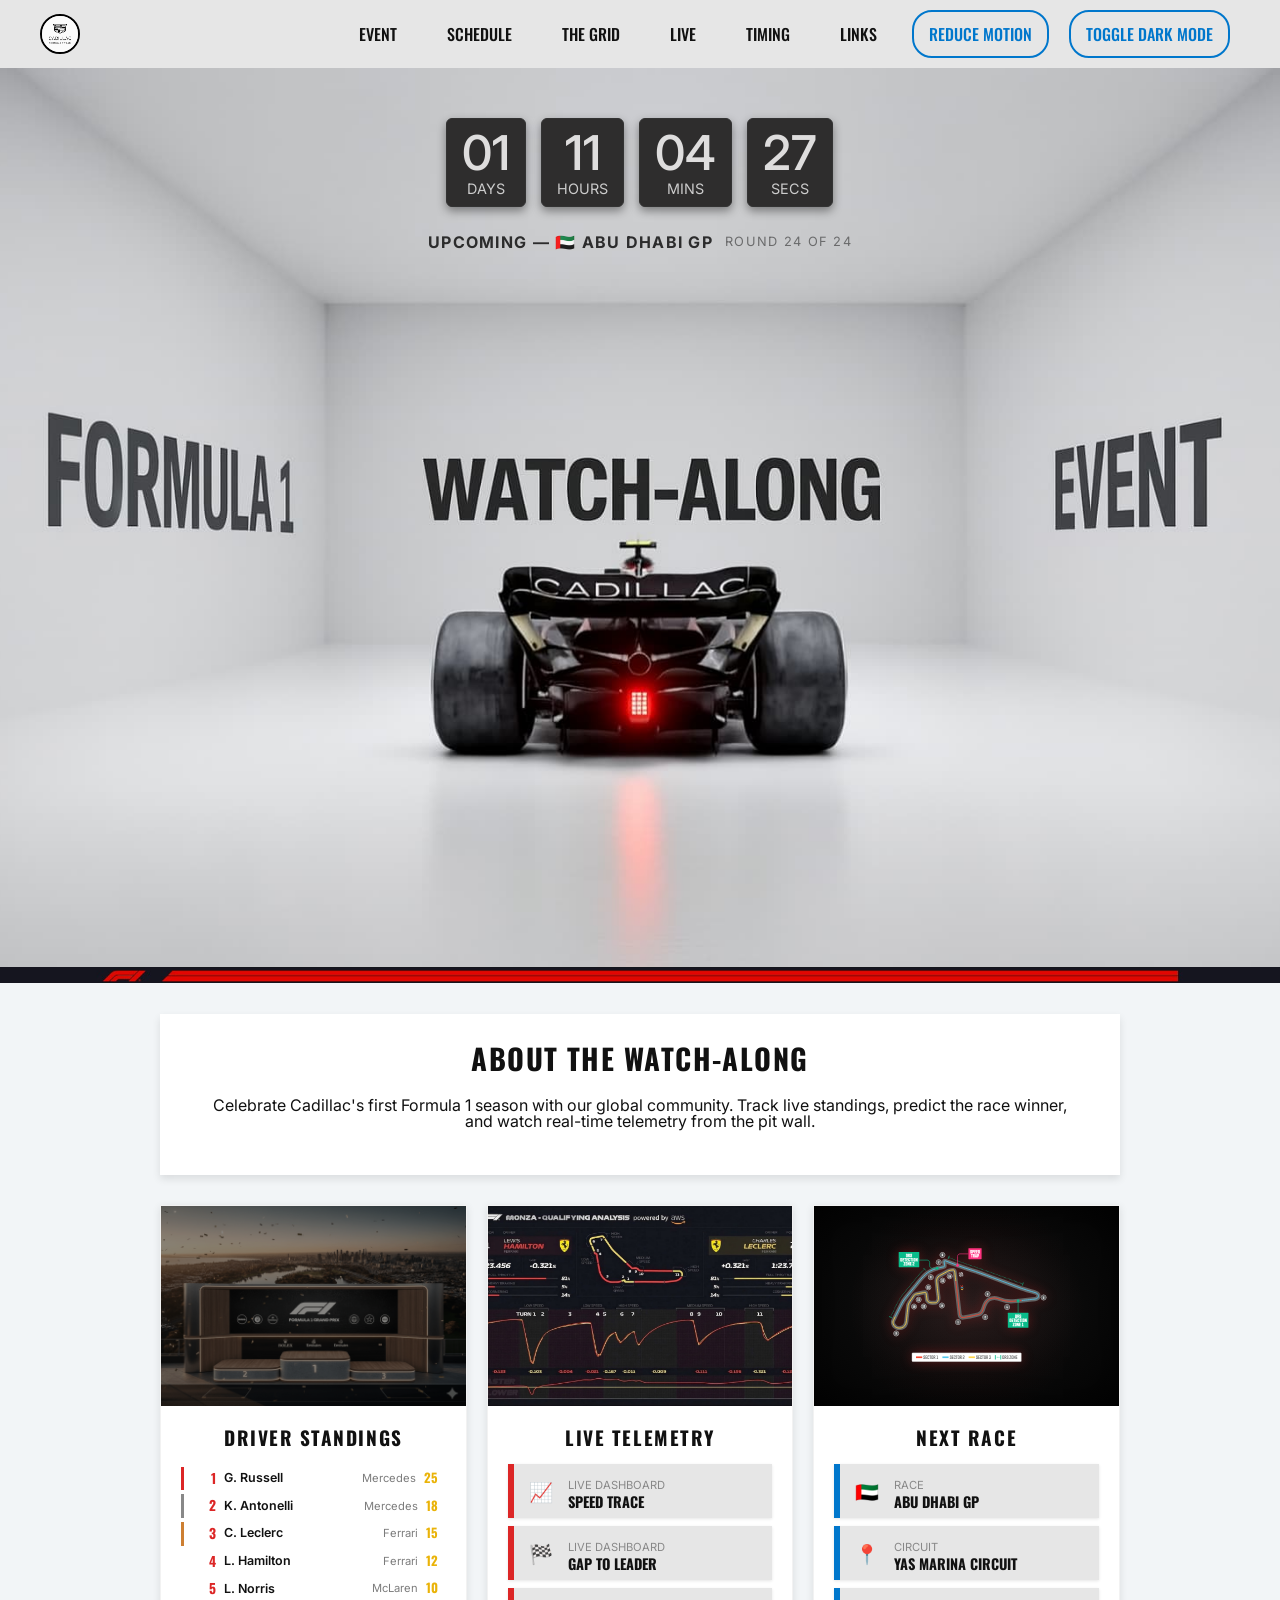
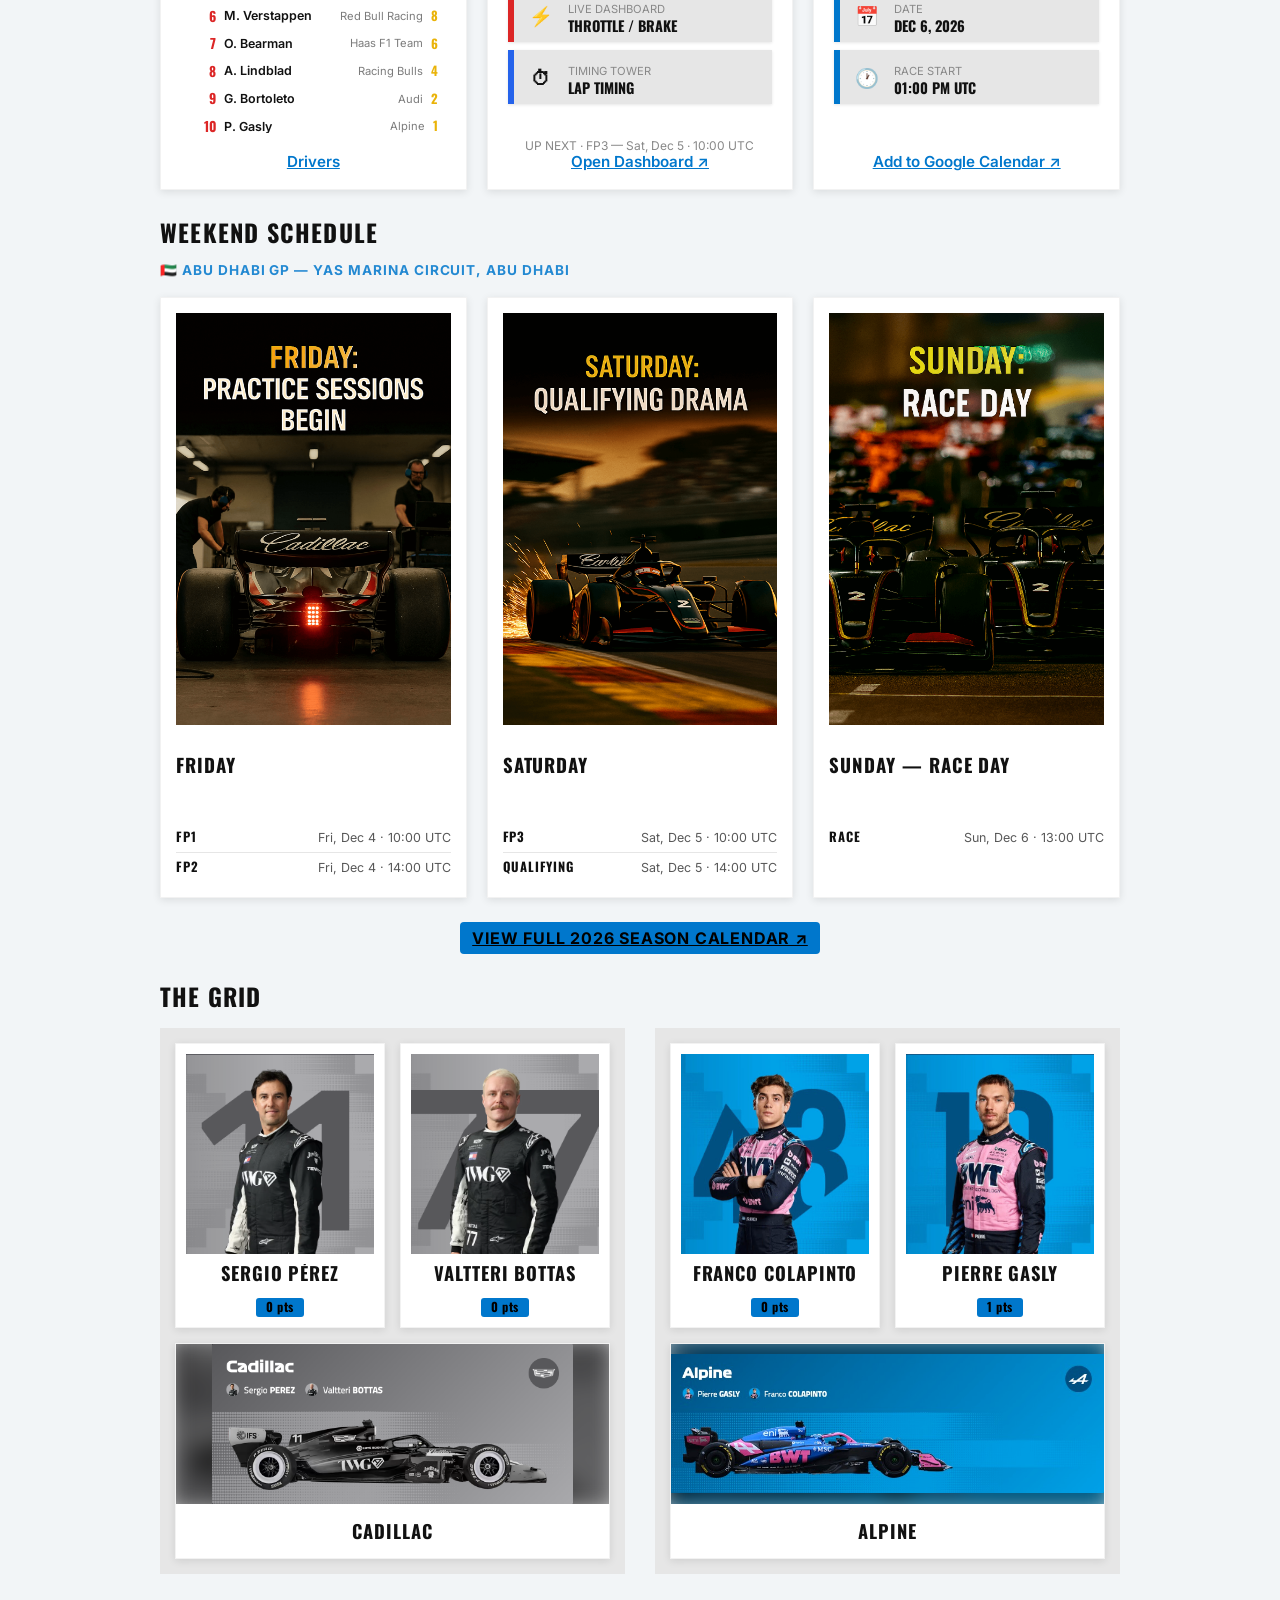
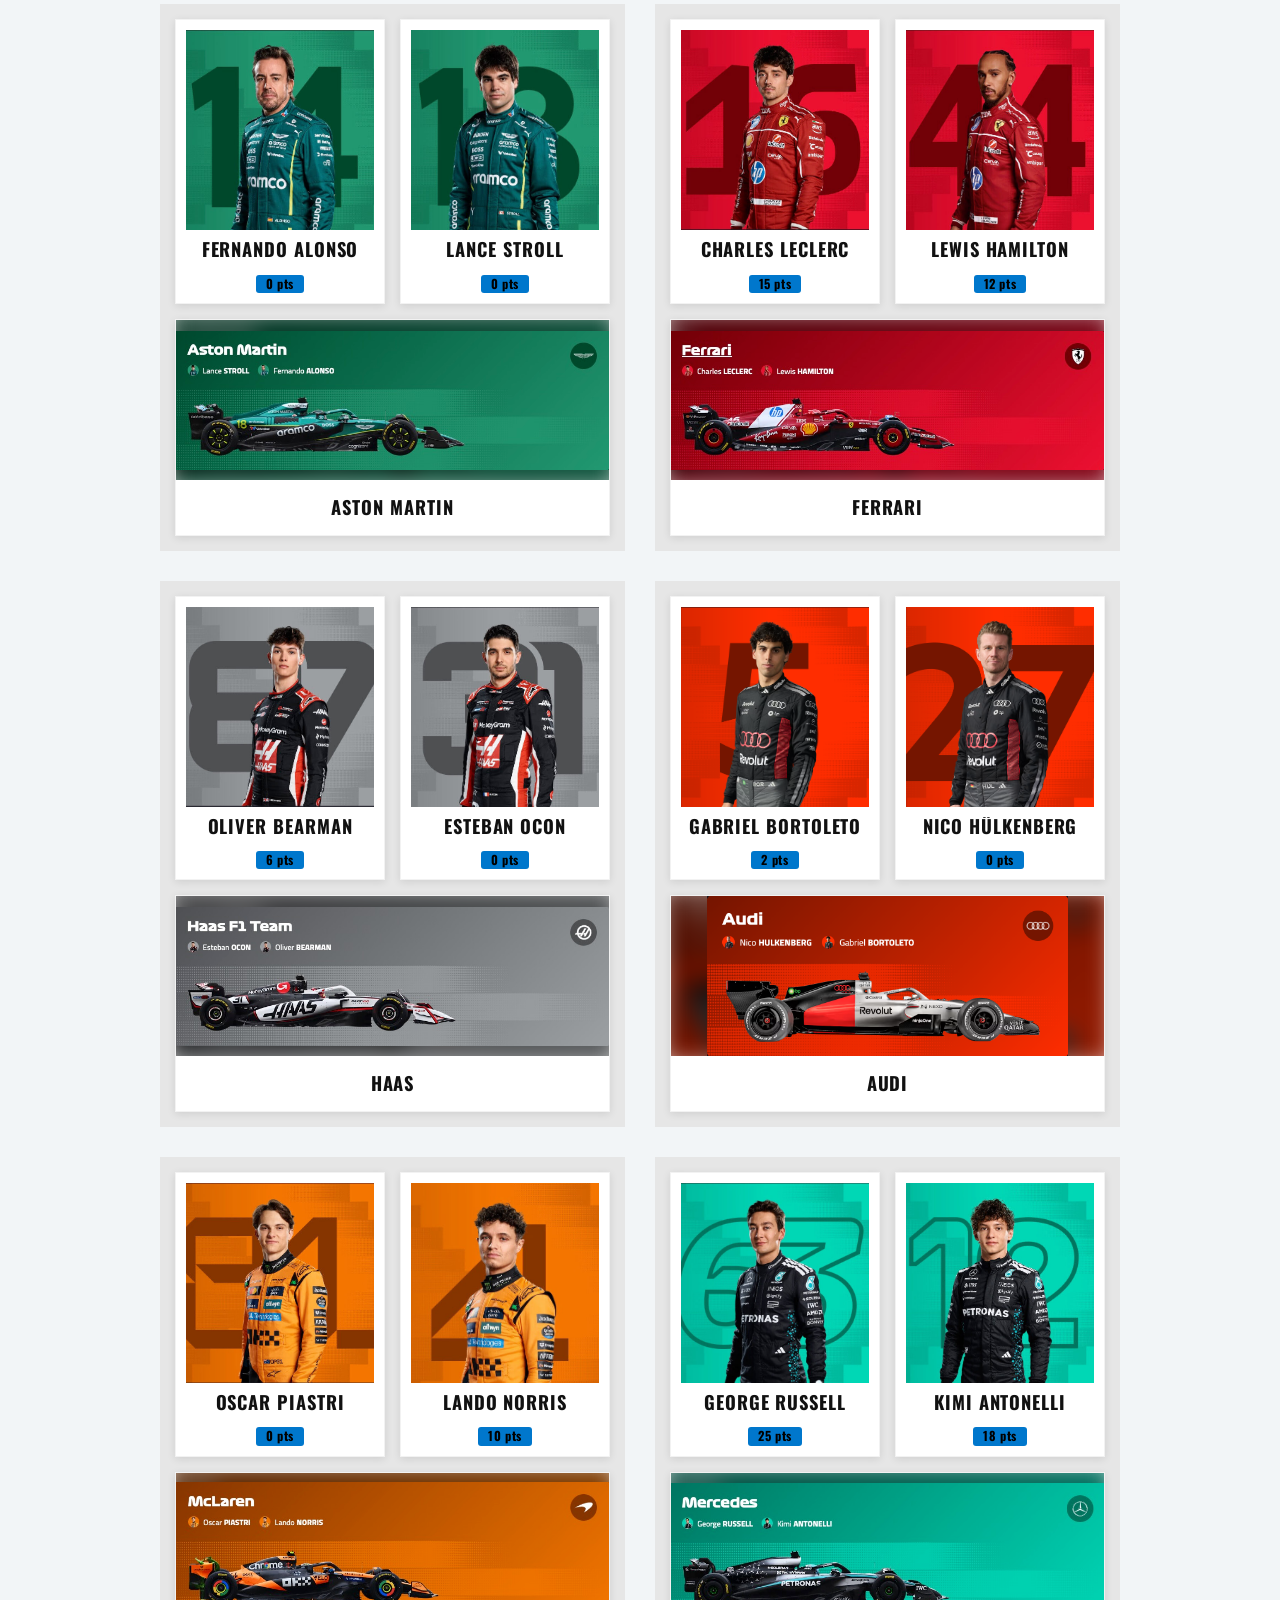
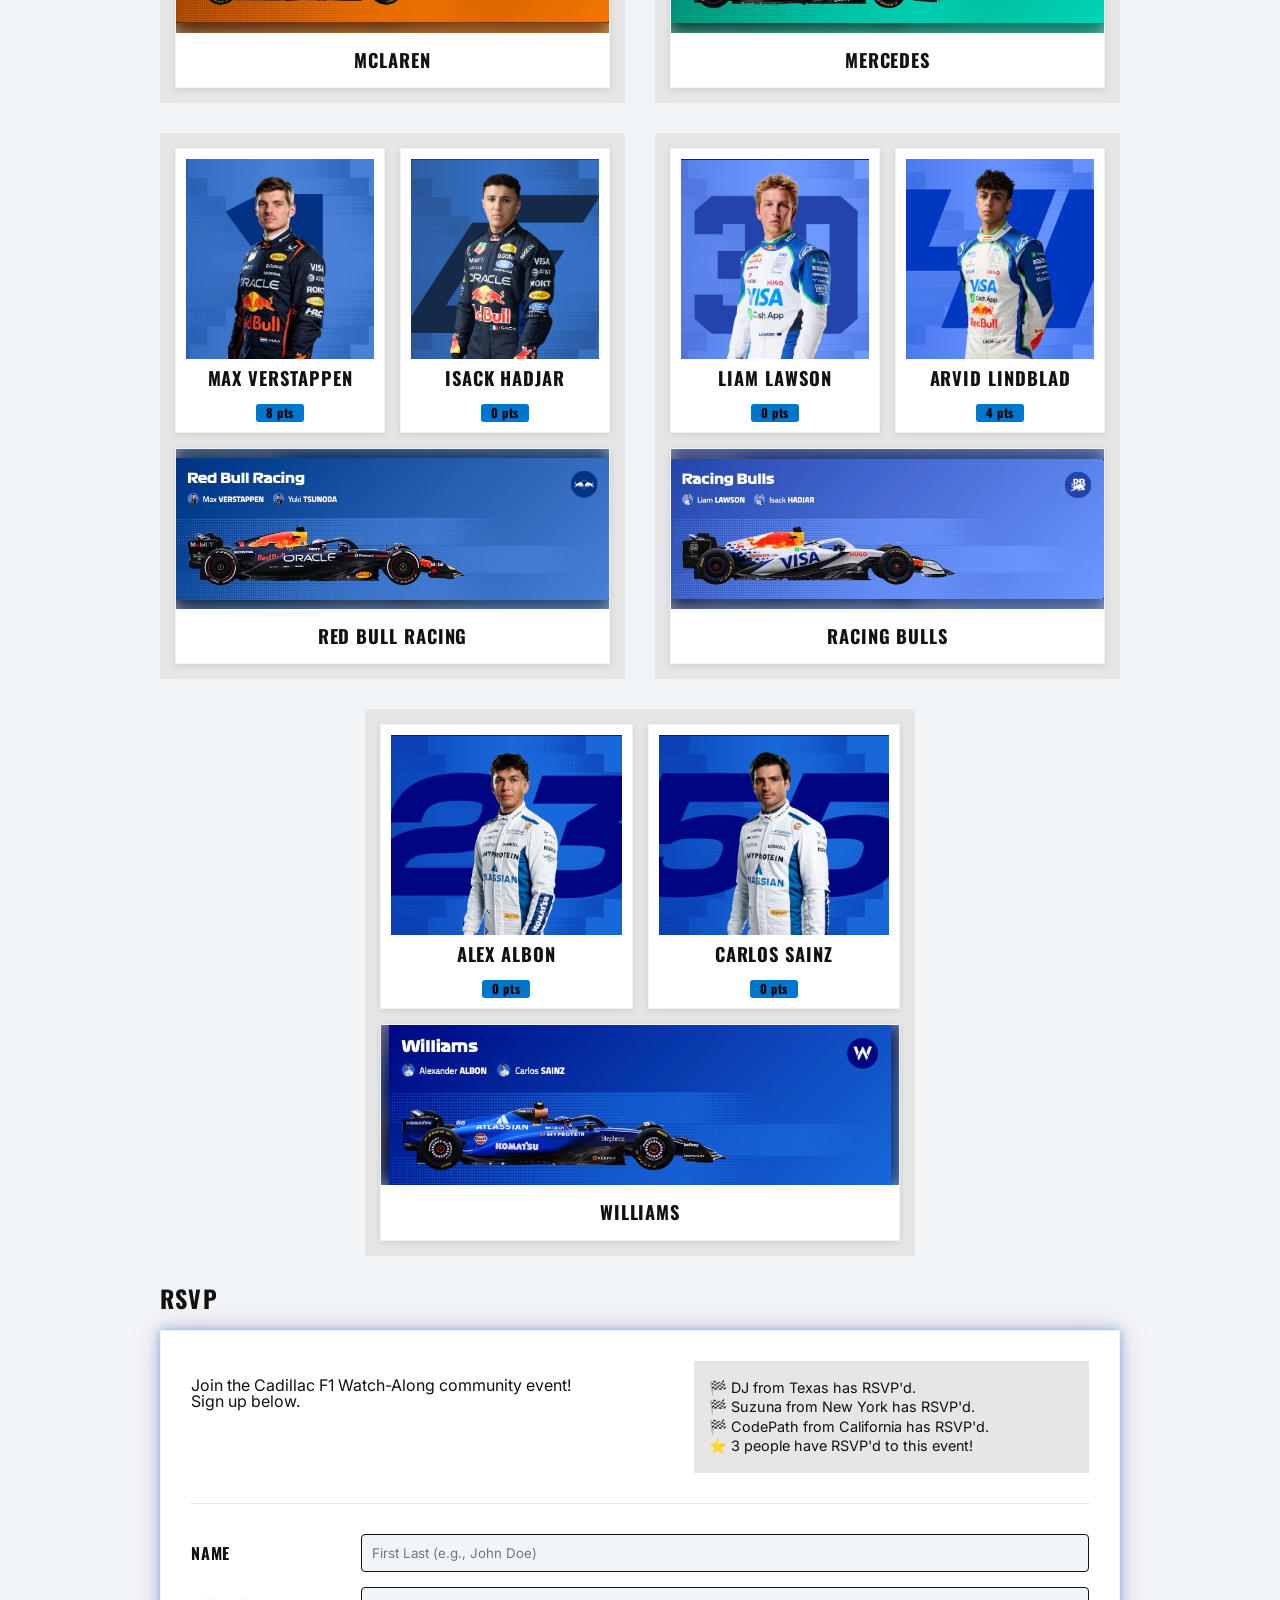
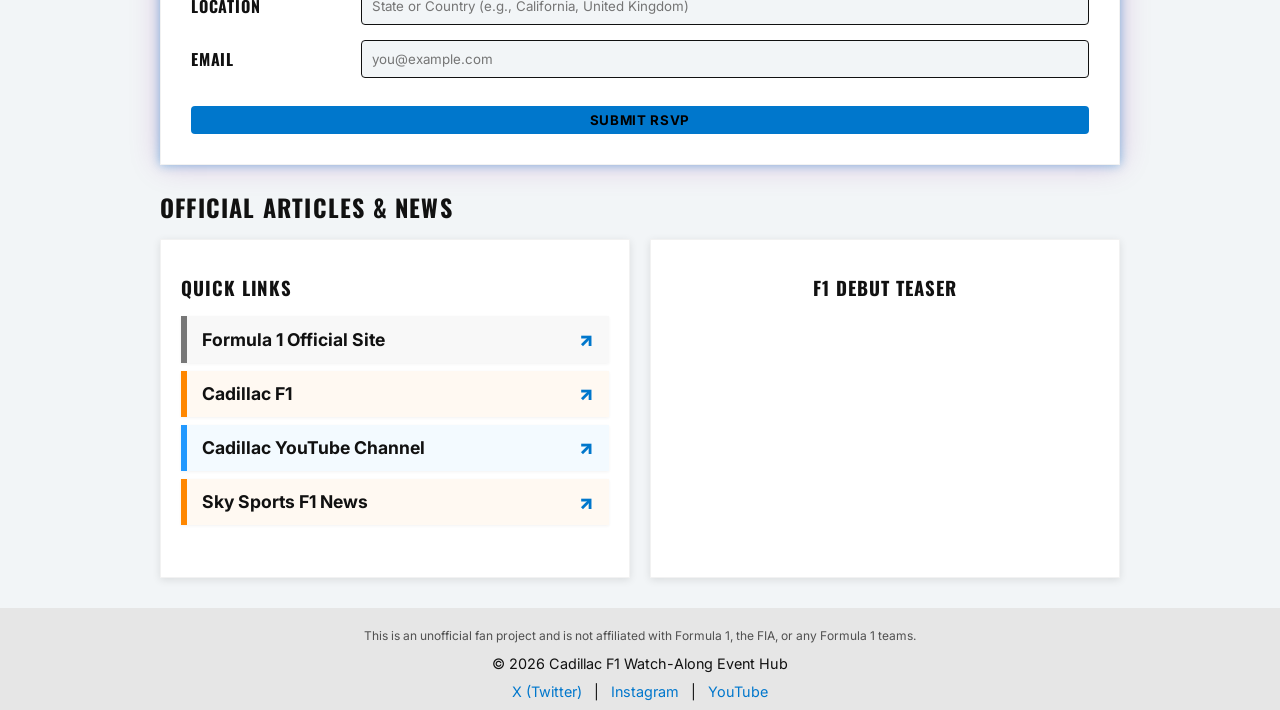
<file: index.html>
<!DOCTYPE html>
<html lang="en" id="top">

<!-- I am the bones of a website, filled with tags and text. 
I tell the browser what content to display, but I'm useless 
without the stylesheet's dress. What am I? -->

<head>
  <meta charset="UTF-8" />
  <meta name="viewport" content="width=device-width, initial-scale=1.0" />
  <title>Cadillac Formula 1® | 2026 Contender - Home</title>
  <link rel="icon" href="./img/cadillac_favicon.png" />
  
  <link rel="stylesheet" href="./reset.css" />
  <link rel="stylesheet" href="./styles.css" />
  <link href="https://fonts.googleapis.com/css2?family=Inter:wght@400;700&family=Oswald:wght@700&display=swap" rel="stylesheet">
</head>

<body>
  <header class="header-container">
    <div class="header-item">
      <img src="./img/cadillac-logo.jpg" alt="Cadillac Logo" class="brand-logo" />
    </div>

  <div class="navbar">
  <ul>
      <li><a href="#event">Event</a></li>
      <li><a href="schedule.html">Schedule</a></li>
      <li><a href="#predictions">The Grid</a></li>
      <li><a href="live.html">Live</a></li>
      <li><a href="timing.html">Timing</a></li>
      <li><a href="#links">Links</a></li>
      <li><button id="motion-button">Reduce Motion</button></li>
      <li><button id="theme-button">Toggle Dark Mode</button></li>
  </ul>
</div>

  </header>

  <section class="hero">
    <img src="./img/hero-cadillac-f1.jpg" alt="Cadillac F1 Car" class="hero-img" />
    
    <div class="hero-overlay">
      <div id="hero-countdown-display" class="hero-countdown-display">
        </div>
      </div>
  </section> <img src="./img/racing_stripe.jpg" alt="F1 Racing Stripe Divider" class="hero-divider-image" />


  <!-- ============================================================
     UPDATED EVENT SECTION
     ============================================================ -->
<section id="event" class="container event">
    <div class="intro-card">
      <h2>About the Watch-Along</h2>
      <p>
        Celebrate Cadillac's first Formula 1 season with our global community.
        Track live standings, predict the race winner, and watch real-time telemetry from the pit wall.
      </p>
    </div>

    <div class="event-grid three-column-grid">

        <!-- Card 1: Driver Standings (live from Jolpica/Ergast API) -->
        <div class="card standings-card">
            <img src="./img/podium.png" alt="F1 Podium" />
            <h3>Driver Standings</h3>
            <div id="standings-list" class="standings-list">
              <p class="standings-loading">Loading standings&hellip;</p>
            </div>
            <a href="#predictions" class="card-bottom-link">Drivers</a>
        </div>

        <!-- Card 2: Live Telemetry -->
        <div class="card telemetry-card">
            <div class="telemetry-img-wrap">
                <img id="telemetry-hero-img" src="./img/telemetry.jpeg" alt="F1 Telemetry" />
                <div id="telemetry-live-overlay" class="telemetry-live-overlay" aria-hidden="true"></div>
            </div>
            <h3>Live Telemetry</h3>
            <div class="card-content-list">
              <a href="live.html" class="card-content-item card-content-link" style="border-color:#dc2626;">
                <span class="content-icon">📈</span>
                <div class="content-text">
                  <span class="content-label">Live Dashboard</span>
                  <span class="content-name">Speed Trace</span>
                </div>
              </a>
              <a href="live.html" class="card-content-item card-content-link" style="border-color:#dc2626;">
                <span class="content-icon">🏁</span>
                <div class="content-text">
                  <span class="content-label">Live Dashboard</span>
                  <span class="content-name">Gap to Leader</span>
                </div>
              </a>
              <a href="live.html" class="card-content-item card-content-link" style="border-color:#dc2626;">
                <span class="content-icon">⚡</span>
                <div class="content-text">
                  <span class="content-label">Live Dashboard</span>
                  <span class="content-name">Throttle / Brake</span>
                </div>
              </a>
              <a href="timing.html" class="card-content-item card-content-link" style="border-color:#2563eb;">
                <span class="content-icon">⏱</span>
                <div class="content-text">
                  <span class="content-label">Timing Tower</span>
                  <span class="content-name">Lap Timing</span>
                </div>
              </a>
            </div>
            <div class="telemetry-card-footer">
                <span id="telemetry-session-strip" class="telemetry-session-label" aria-live="polite"></span>
                <a href="live.html" class="card-bottom-link">Open Dashboard &#x2197;</a>
            </div>
        </div>

        <!-- Card 3: Next Race calendar (dynamic) -->
        <div class="card calendar-card">
            <div class="circuit-spinner-wrap">
              <img id="calendar-circuit-svg" src="./img/circuits/australia.svg" alt="Circuit layout" class="circuit-spinner" title="Hover to pause" />
            </div>
            <h3>Next Race</h3>
            <div id="calendar-race-info" class="card-content-list">
              <p class="standings-loading">Loading&hellip;</p>
            </div>
            <a id="calendar-gcal-link" href="#" target="_blank" rel="noopener noreferrer" class="card-bottom-link">Add to Google Calendar &#x2197;</a>
        </div>

    </div>
</section>

  <section id="schedule" class="container schedule">
    <h2>Weekend Schedule</h2>
    <p id="schedule-race-subtitle" class="schedule-race-subtitle">Loading schedule&hellip;</p>

    <div class="schedule-grid">
      <div class="schedule-card">
        <img src="./img/f1-practice.png" alt="Practice Session" />
        <h3 id="schedule-title-friday">Friday</h3>
        <div id="schedule-sessions-friday" class="schedule-sessions"></div>
      </div>
      <div class="schedule-card">
        <img src="./img/f1-qualifying.png" alt="Qualifying" />
        <h3 id="schedule-title-saturday">Saturday</h3>
        <div id="schedule-sessions-saturday" class="schedule-sessions"></div>
      </div>
      <div class="schedule-card">
        <img src="./img/f1-race.png" alt="Race Day" />
        <h3 id="schedule-title-sunday">Sunday</h3>
        <div id="schedule-sessions-sunday" class="schedule-sessions"></div>
      </div>
    </div>
    <div class="section-footer-link">
      <a href="schedule.html" class="select-btn">View Full 2026 Season Calendar &#x2197;</a>
    </div>
  </section>

  <section id="predictions" class="container">
  <h2>The Grid</h2>

  <div class="driver-grid">

    <div class="team-block">
        <div class="driver-pair">
            <div class="driver-card" id="driver-perez">
                <img src="./img/sergio-perez.png" alt="Sergio Pérez (Cadillac)">
              <h4>Sergio Pérez</h4>
              <span class="driver-pts-badge">— pts</span>
            </div>
            <div class="driver-card" id="driver-bottas">
                <img src="./img/bottas.png" alt="Valtteri Bottas (Cadillac)">
              <h4>Valtteri Bottas</h4>
              <span class="driver-pts-badge">— pts</span>
            </div>
        </div>
        <div class="car-row">
            <div class="car-card">
                <img src="./img/cadillac_racing_new.png" alt="Cadillac F1 Car">
                <h4>Cadillac</h4>
            </div>
        </div>
    </div>

    <div class="team-block">
        <div class="driver-pair">
            <div class="driver-card" id="driver-colapinto">
              <img src="./img/colapinto.jpeg" alt="Franco Colapinto (Alpine)">
              <h4>Franco Colapinto</h4>
              <span class="driver-pts-badge">— pts</span>
            </div>
            <div class="driver-card" id="driver-gasly">
              <img src="./img/gasly.jpeg" alt="Pierre Gasly (Alpine)">
              <h4>Pierre Gasly</h4>
              <span class="driver-pts-badge">— pts</span>
            </div>
        </div>
        <div class="car-row">
            <div class="car-card">
                <img src="./img/alpine.jpeg" alt="Alpine F1 Car">
                <h4>Alpine</h4>
            </div>
        </div>
    </div>

    <div class="team-block">
        <div class="driver-pair">
            <div class="driver-card" id="driver-alonso">
              <img src="./img/alonzo.jpeg" alt="Fernando Alonso (Aston Martin)">
              <h4>Fernando Alonso</h4>
              <span class="driver-pts-badge">— pts</span>
            </div>
            <div class="driver-card" id="driver-stroll">
              <img src="./img/stroll.jpeg" alt="Lance Stroll (Aston Martin)">
              <h4>Lance Stroll</h4>
              <span class="driver-pts-badge">— pts</span>
            </div>
        </div>
        <div class="car-row">
            <div class="car-card">
                <img src="./img/aston_martin.jpeg" alt="Aston Martin F1 Car">
                <h4>Aston Martin</h4>
            </div>
        </div>
    </div>

    <div class="team-block">
        <div class="driver-pair">
            <div class="driver-card" id="driver-leclerc">
              <img src="./img/leclerc.jpeg" alt="Charles Leclerc (Ferrari)">
              <h4>Charles Leclerc</h4>
              <span class="driver-pts-badge">— pts</span>
            </div>
            <div class="driver-card" id="driver-hamilton">
              <img src="./img/hamilton.jpeg" alt="Lewis Hamilton (Ferrari)">
              <h4>Lewis Hamilton</h4>
              <span class="driver-pts-badge">— pts</span>
            </div>
        </div>
        <div class="car-row">
            <div class="car-card">
                <img src="./img/ferrari.jpeg" alt="Ferrari F1 Car">
                <h4>Ferrari</h4>
            </div>
        </div>
    </div>

    <div class="team-block">
        <div class="driver-pair">
            <div class="driver-card" id="driver-bearman">
              <img src="./img/bearman.jpeg" alt="Oliver Bearman (Haas)">
              <h4>Oliver Bearman</h4>
              <span class="driver-pts-badge">— pts</span>
            </div>
            <div class="driver-card" id="driver-ocon">
              <img src="./img/ocon.jpeg" alt="Esteban Ocon (Haas)">
              <h4>Esteban Ocon</h4>
              <span class="driver-pts-badge">— pts</span>
            </div>
        </div>
        <div class="car-row">
            <div class="car-card">
                <img src="./img/haas.jpeg" alt="Haas F1 Car">
                <h4>Haas</h4>
            </div>
        </div>
    </div>

    <div class="team-block">
        <div class="driver-pair">
            <div class="driver-card" id="driver-bortoleto">
              <img src="./img/bortoleto.png" alt="Gabriel Bortoleto (Audi)">
              <h4>Gabriel Bortoleto</h4>
              <span class="driver-pts-badge">— pts</span>
            </div>
            <div class="driver-card" id="driver-hulkenberg">
              <img src="./img/hulkenberg.png" alt="Nico Hülkenberg (Audi)">
              <h4>Nico Hülkenberg</h4>
              <span class="driver-pts-badge">— pts</span>
            </div>
        </div>
        <div class="car-row">
            <div class="car-card">
                <img src="./img/audi.png" alt="Audi F1 Car">
                <h4>Audi</h4>
            </div>
        </div>
    </div>

    <div class="team-block">
        <div class="driver-pair">
            <div class="driver-card" id="driver-piastri">
              <img src="./img/piastri.jpeg" alt="Oscar Piastri (McLaren)">
              <h4>Oscar Piastri</h4>
              <span class="driver-pts-badge">— pts</span>
            </div>
            <div class="driver-card" id="driver-norris">
              <img src="./img/norris.jpeg" alt="Lando Norris (McLaren)">
              <h4>Lando Norris</h4>
              <span class="driver-pts-badge">— pts</span>
            </div>
        </div>
        <div class="car-row">
            <div class="car-card">
                <img src="./img/mclaren.jpeg" alt="McLaren F1 Car">
                <h4>McLaren</h4>
            </div>
        </div>
    </div>

    <div class="team-block">
        <div class="driver-pair">
            <div class="driver-card" id="driver-russell">
              <img src="./img/russel.jpeg" alt="George Russell (Mercedes)">
              <h4>George Russell</h4>
              <span class="driver-pts-badge">— pts</span>
            </div>
            <div class="driver-card" id="driver-antonelli">
              <img src="./img/antonelli.jpeg" alt="Andrea Kimi Antonelli (Mercedes)">
              <h4>Kimi Antonelli</h4>
              <span class="driver-pts-badge">— pts</span>
            </div>
        </div>
        <div class="car-row">
            <div class="car-card">
                <img src="./img/mercedes.jpeg" alt="Mercedes F1 Car">
                <h4>Mercedes</h4>
            </div>
        </div>
    </div>

    <div class="team-block">
        <div class="driver-pair">
            <div class="driver-card" id="driver-verstappen">
              <img src="./img/verstappen.jpeg" alt="Max Verstappen (Red Bull Racing)">
              <h4>Max Verstappen</h4>
              <span class="driver-pts-badge">— pts</span>
            </div>
            <div class="driver-card" id="driver-hadjar">
              <img src="./img/hadjar.png" alt="Isack Hadjar (Red Bull Racing)">
              <h4>Isack Hadjar</h4>
              <span class="driver-pts-badge">— pts</span>
            </div>
        </div>
        <div class="car-row">
            <div class="car-card">
                <img src="./img/red_bull_racing.jpeg" alt="Red Bull Racing Car">
                <h4>Red Bull Racing</h4>
            </div>
        </div>
    </div>

    <div class="team-block">
        <div class="driver-pair">
            <div class="driver-card" id="driver-lawson">
              <img src="./img/lawson.jpeg" alt="Liam Lawson (Racing Bulls)">
              <h4>Liam Lawson</h4>
              <span class="driver-pts-badge">— pts</span>
            </div>
            <div class="driver-card" id="driver-lindblad">
              <img src="./img/lindblad.png" alt="Arvid Lindblad (Racing Bulls)">
              <h4>Arvid Lindblad</h4>
              <span class="driver-pts-badge">— pts</span>
            </div>
        </div>
        <div class="car-row">
            <div class="car-card">
                <img src="./img/racing_bulls.jpeg" alt="Racing Bulls Car">
                <h4>Racing Bulls</h4>
            </div>
        </div>
    </div>

    <div class="team-block">
        <div class="driver-pair">
            <div class="driver-card" id="driver-albon">
              <img src="./img/albon.jpeg" alt="Alex Albon (Williams)">
              <h4>Alex Albon</h4>
              <span class="driver-pts-badge">— pts</span>
            </div>
            <div class="driver-card" id="driver-sainz">
              <img src="./img/sainz.jpeg" alt="Carlos Sainz (Williams)">
              <h4>Carlos Sainz</h4>
              <span class="driver-pts-badge">— pts</span>
            </div>
        </div>
        <div class="car-row">
            <div class="car-card">
                <img src="./img/williams.jpeg" alt="Williams F1 Car">
                <h4>Williams</h4>
            </div>
        </div>
    </div>

  </div>
</section>

<section id="rsvp" class="container">
    <h2>RSVP</h2>
    
    <div class="rsvp-main-card">
        <div class="rsvp-container">
            <div class="rsvp-para">
                <p>Join the Cadillac F1 Watch-Along community event! <br> Sign up below.</p>
            </div>

            <div class="rsvp-participants" id="rsvp-list">
                <p>🏁 DJ from Texas has RSVP'd.</p>
                <p>🏁 Suzuna from New York has RSVP'd.</p>
                <p>🏁 CodePath from California has RSVP'd.</p>
                <p id="rsvp-count">⭐ 3 people have RSVP'd to this event!</p>
            </div>
        </div>

        <div class="form-container">
            <form id="rsvp-form" title="rsvp-form">
              <label for="name">Name</label>
              <input id="name" type="text" placeholder="First Last (e.g., John Doe)" />
    
              <label for="state">Location</label>
              <input id="state" type="text" placeholder="State or Country (e.g., California, United Kingdom)" />
    
              <label for="email">Email</label>
              <input id="email" type="email" placeholder="you@example.com" />
            </form>

            <button id="rsvp-button" class="select-btn">Submit RSVP</button>
        </div>
    </div>
</section>

  <section id="links" class="container">
    <h2>Official Articles & News</h2>

    <div class="links-grid">
      
      <div class="card link-list-card">
        <h3>Quick Links</h3>
        <div class="link-item-container">
            
            <div class="link-item-card f1-color-1">
                <a href="https://www.formula1.com/" target="_blank" rel="noopener noreferrer">
                    Formula 1 Official Site <span>&#x2197;</span>
                </a>
            </div>
            
            <div class="link-item-card f1-color-2">
                <a href="https://www.cadillac.com/racing/f1" target="_blank" rel="noopener noreferrer">
                    Cadillac F1 <span>&#x2197;</span>
                </a>
            </div>
            
            <div class="link-item-card f1-color-3">
                <a href="https://www.youtube.com/@Cadillac" target="_blank" rel="noopener noreferrer">
                    Cadillac YouTube Channel <span>&#x2197;</span>
                </a>
            </div>

            <div class="link-item-card f1-color-4">
                <a href="https://www.skysports.com/f1" target="_blank" rel="noopener noreferrer">
                    Sky Sports F1 News <span>&#x2197;</span>
                </a>
            </div>
            
        </div>
    </div>

      <div class="card video-card">
        <h3>F1 Debut Teaser</h3>
        <div class="video-wrapper">
          <iframe
            src="https://www.youtube.com/embed/uKRjMLJ8Y7o"
            title="Cadillac F1 Teaser"
            frameborder="0"
            allowfullscreen>
          </iframe>
        </div>
      </div>
      
    </div>
</section>

<!-- =========================
     TWO-STAGE SUCCESS MODAL
     Inserted before footer (stage1: GIF fullscreen, stage2: split message)
     ========================= -->
<!-- Stage 1: fullscreen GIF overlay (no text) -->
<div id="success-modal-stage1" class="modal-stage stage1" aria-hidden="true" role="dialog" aria-label="Watch-along countdown">
  <div class="stage1-inner" tabindex="-1">
    <!-- Add data-duration (ms) on this img if you want precise timing, e.g. data-duration="3500" -->
    <img id="modal-stage1-img" src="./img/f1_red_light.gif" alt="F1 red light countdown" data-duration="5000" />
  </div>
</div>

<!-- Stage 2: split-screen modal (text left, static image right) -->
<div id="success-modal-stage2" class="modal-stage stage2" aria-hidden="true" role="dialog" aria-labelledby="modal-stage2-text">
  <div class="stage2-panel" role="document">
    <button id="modal-close-btn" class="modal-close" aria-label="Close">×</button>
    <div class="stage2-left">
      <p id="modal-stage2-text" class="modal-title">Thanks for RSVPing, Name!</p>
      <p id="modal-stage2-sub" class="modal-sub">Lights out and away we go! You’re on the list — we’ll see you at the watch-along.</p>
    </div>
    <div class="stage2-right">
      <img id="modal-stage2-img" src="./img/cadillac_modal.jpg" alt="Cadillac Racing Car (static)" />
    </div>
  </div>
</div>



    <footer class="footer">
      <p class="disclaimer">
        This is an unofficial fan project and is not affiliated with Formula 1, 
        the FIA, or any Formula 1 teams.
      </p>
    <p>© 2026 Cadillac F1 Watch-Along Event Hub</p>
    <div class="social-links">
      <a href="https://x.com/Cadillac" target="_blank" rel="noopener noreferrer">X (Twitter)</a>
      |
      <a href="https://instagram.com/Cadillac" target="_blank" rel="noopener noreferrer">Instagram</a>
      |
      <a href="https://www.youtube.com/@Cadillac" target="_blank" rel="noopener noreferrer">YouTube</a>
    </div>
  </footer>
  <a id="back-to-top" class="back-to-top" href="#top">
    &#x25B2; 
  </a>
  <script src="index.js"></script>

<!-- 
  🧠 RIDDLE:
  I am not the fastest, but I finish.
  I am not the loudest, but I’m heard.
  I am not the flashiest, but I endure.
  What am I?

  Answer: The code beneath the surface.

  “Slow and steady wins the race.” — Aesop
  Built by Shawn Blackman · 
  https://www.linkedin.com/in/shawn-blackman-gis?
-->
</body>
</html>
</file>
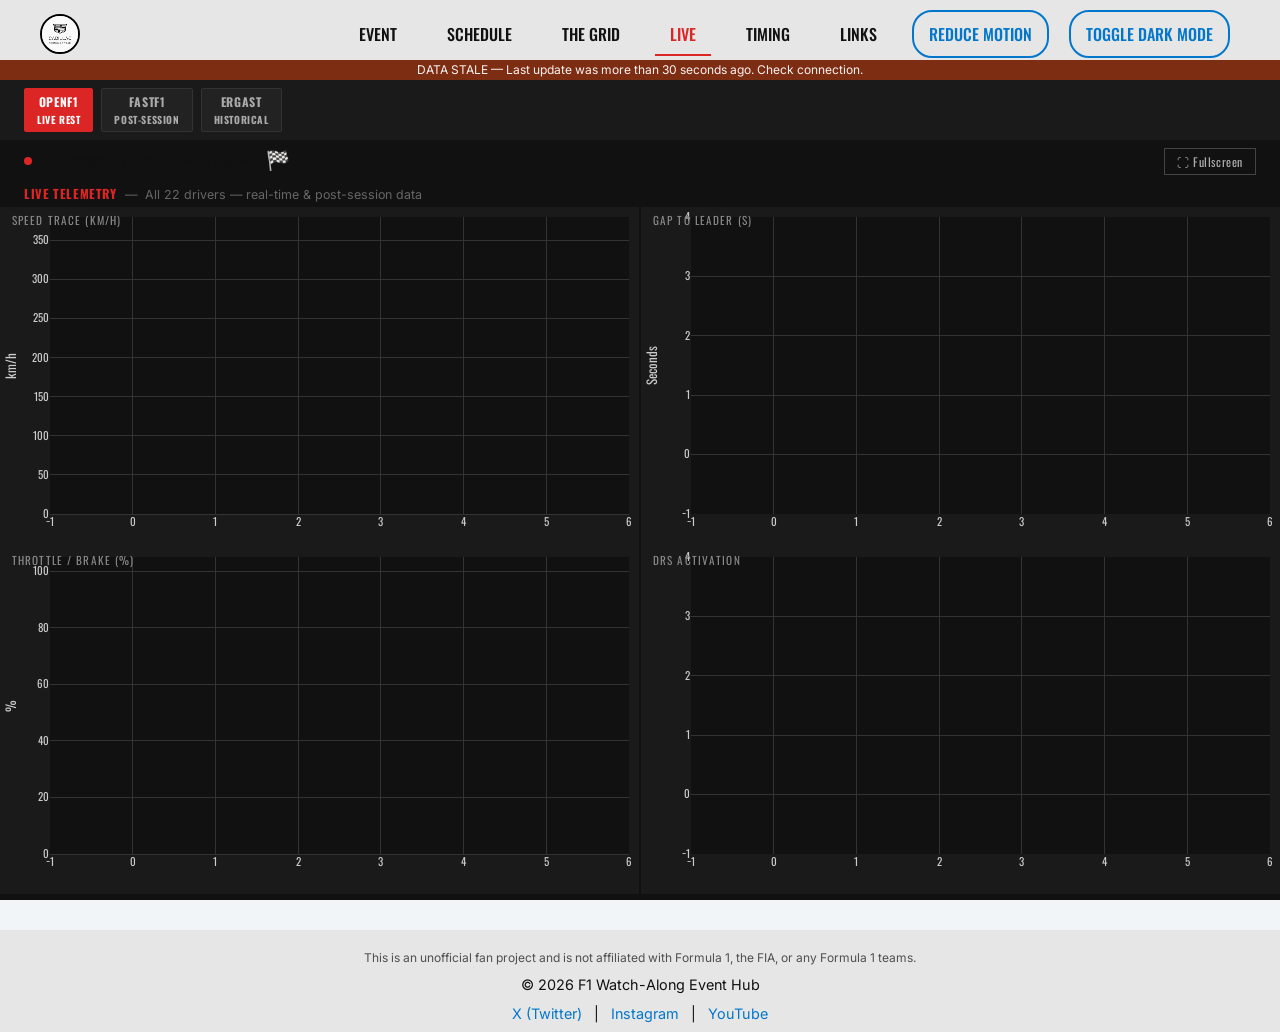
<file: live.html>
<!DOCTYPE html>
<html lang="en" id="top">

<head>
  <meta charset="UTF-8" />
  <meta name="viewport" content="width=device-width, initial-scale=1.0" />
  <title>F1 Live Telemetry | 2026 Season</title>
  <link rel="icon" href="./img/cadillac_favicon.png" />
  <link rel="stylesheet" href="./reset.css" />
  <link rel="stylesheet" href="./styles.css" />
  <link href="https://fonts.googleapis.com/css2?family=Inter:wght@400;700&family=Oswald:wght@700&display=swap" rel="stylesheet">
  <!-- Plotly.js — browser-side visualizations (OpenF1 & F1-Telemetry-Client) -->
  <script src="https://cdn.plot.ly/plotly-2.35.2.min.js" defer></script>

  <style>
    body.dashboard-mode { overflow: hidden; }
    .dashboard-wrapper { display: flex; flex-direction: column; height: calc(100vh - 60px); }
    .session-bar { display: flex; align-items: center; gap: 1rem; padding: 0.5rem 1.5rem; background: #111; color: #fff; font-family: 'Oswald', sans-serif; font-size: 0.9rem; flex-wrap: wrap; }
    .session-flag { font-size: 1.2rem; }
    .session-live-dot { width: 8px; height: 8px; background: #dc2626; border-radius: 50%; animation: dot-pulse 1.4s ease-in-out infinite; display: inline-block; }
    .source-row { display: flex; gap: 0.5rem; padding: 0.5rem 1.5rem; background: #1a1a1a; }
    .chart-grid { display: grid; grid-template-columns: 1fr 1fr; grid-template-rows: 1fr 1fr; flex: 1; gap: 2px; background: #111; min-height: 0; }
    .chart-cell { background: #1a1a1a; min-height: 0; position: relative; }
    .chart-cell-label { position: absolute; top: 8px; left: 12px; font-family: 'Oswald', sans-serif; font-size: 0.7rem; letter-spacing: 0.1em; color: #888; text-transform: uppercase; z-index: 1; pointer-events: none; }
    .driver-strip { display: flex; gap: 0.5rem; padding: 0.5rem 1.5rem; background: #111; overflow-x: auto; flex-shrink: 0; }
    .driver-pill { font-family: 'Oswald', sans-serif; font-size: 0.75rem; font-weight: 700; padding: 4px 10px; border: 1px solid #333; background: #1a1a1a; color: #ccc; cursor: pointer; letter-spacing: 0.05em; border-radius: 2px; white-space: nowrap; transition: background 0.15s; }
    .driver-pill.active { background: #dc2626; color: #fff; border-color: #dc2626; }
    .driver-pill:hover:not(.active) { background: #2a2a2a; }
    #btn-fullscreen { margin-left: auto; font-family: 'Oswald', sans-serif; font-size: 0.75rem; padding: 4px 12px; background: transparent; border: 1px solid #444; color: #aaa; cursor: pointer; letter-spacing: 0.05em; }
    #btn-fullscreen:hover { border-color: #dc2626; color: #fff; }
    .stale-bar { display: none; background: #7c2d12; color: #fef2f2; font-size: 0.75rem; text-align: center; padding: 4px; }
    .stale-bar.visible { display: block; }

    @keyframes dot-pulse {
      0%, 100% { opacity: 1; transform: scale(1); }
      50% { opacity: 0.4; transform: scale(0.75); }
    }

    .source-btn {
      font-family: 'Oswald', sans-serif;
      font-size: 0.75rem;
      padding: 4px 12px;
      background: #222;
      border: 1px solid #333;
      color: #aaa;
      cursor: pointer;
      letter-spacing: 0.05em;
      border-radius: 2px;
      transition: background 0.15s;
    }
    .source-btn.active {
      background: #dc2626;
      color: #fff;
      border-color: #dc2626;
    }
    .source-btn:hover:not(.active) { background: #2a2a2a; }

    .fastf1-message {
      display: none;
      padding: 1rem 1.5rem;
      background: #1a1a1a;
      color: #ccc;
      font-family: 'Inter', sans-serif;
      font-size: 0.85rem;
      border-left: 3px solid #dc2626;
      margin: 0.5rem 1.5rem;
    }
    .fastf1-message.visible { display: block; }

    .color-dot {
      display: inline-block;
      width: 8px;
      height: 8px;
      border-radius: 50%;
      margin-left: 5px;
      vertical-align: middle;
    }

    /* Ensure the header stays at a fixed height for the dashboard calc */
    .header-container {
      height: 60px;
      min-height: 60px;
      box-sizing: border-box;
    }
  </style>
</head>

<body>
  <header class="header-container">
    <div class="header-item">
      <img src="./img/cadillac-logo.jpg" alt="Cadillac Logo" class="brand-logo" />
    </div>
    <div class="navbar">
      <ul>
        <li><a href="index.html#event">Event</a></li>
        <li><a href="schedule.html">Schedule</a></li>
        <li><a href="index.html#predictions">The Grid</a></li>
        <li><a href="live.html" class="nav-active">Live</a></li>
        <li><a href="timing.html">Timing</a></li>
        <li><a href="index.html#links">Links</a></li>
        <li><button id="motion-button">Reduce Motion</button></li>
        <li><button id="theme-button">Toggle Dark Mode</button></li>
      </ul>
    </div>
  </header>

  <!-- Dashboard wrapper fills remaining viewport -->
  <div class="dashboard-wrapper">

    <!-- Stale data warning bar -->
    <div class="stale-bar" id="stale-bar">
      DATA STALE &mdash; Last update was more than 30 seconds ago. Check connection.
    </div>

    <!-- Source selector row -->
    <div class="source-row">
      <button class="source-btn active" data-source="OpenF1">OpenF1 <small>Live REST</small></button>
      <button class="source-btn" data-source="FastF1">FastF1 <small>Post-session</small></button>
      <button class="source-btn" data-source="Ergast">Ergast <small>Historical</small></button>
    </div>

    <!-- FastF1 message (shown when FastF1 source selected) -->
    <div class="fastf1-message" id="fastf1-message">
      Post-session analysis is available after each race weekend. Data updates automatically once the session is complete.
    </div>

    <!-- Session bar -->
    <div class="session-bar">
      <span class="session-live-dot"></span>
      <span id="session-race">Loading session&hellip;</span>
      <span id="session-type">&mdash;</span>
      <span>Lap <span id="session-lap">&mdash;</span></span>
      <span class="session-flag" id="session-flag">&#127937;</span>
      <button id="btn-fullscreen">&#x26F6; Fullscreen</button>
    </div>

    <!-- Hero subtitle row -->
    <div style="padding: 0.35rem 1.5rem; background: #111; font-family: 'Inter', sans-serif; font-size: 0.78rem; color: #666; flex-shrink: 0;">
      <strong style="color: #dc2626; font-family: 'Oswald', sans-serif; letter-spacing: 0.05em;">LIVE TELEMETRY</strong>
      &nbsp;&mdash;&nbsp; All 22 drivers &mdash; real-time &amp; post-session data
    </div>

    <!-- 2x2 Plotly chart grid -->
    <div class="chart-grid">
      <div class="chart-cell">
        <div class="chart-cell-label">Speed Trace (km/h)</div>
        <div id="chart-speed" style="width:100%;height:100%;"></div>
      </div>
      <div class="chart-cell">
        <div class="chart-cell-label">Gap to Leader (s)</div>
        <div id="chart-gap" style="width:100%;height:100%;"></div>
      </div>
      <div class="chart-cell">
        <div class="chart-cell-label">Throttle / Brake (%)</div>
        <div id="chart-throttle" style="width:100%;height:100%;"></div>
      </div>
      <div class="chart-cell">
        <div class="chart-cell-label">DRS Activation</div>
        <div id="chart-drs" style="width:100%;height:100%;"></div>
      </div>
    </div>

    <!-- Driver selector strip -->
    <div class="driver-strip" id="driver-selector">
      <!-- Pill buttons injected by live.js -->
    </div>

  </div><!-- /.dashboard-wrapper -->

  <footer class="footer">
    <p class="disclaimer">
      This is an unofficial fan project and is not affiliated with Formula 1,
      the FIA, or any Formula 1 teams.
    </p>
    <p>&copy; 2026 F1 Watch-Along Event Hub</p>
    <div class="social-links">
      <a href="https://x.com/Cadillac" target="_blank" rel="noopener noreferrer">X (Twitter)</a>
      |
      <a href="https://instagram.com/Cadillac" target="_blank" rel="noopener noreferrer">Instagram</a>
      |
      <a href="https://www.youtube.com/@Cadillac" target="_blank" rel="noopener noreferrer">YouTube</a>
    </div>
  </footer>

  <a id="back-to-top" class="back-to-top" href="#top">&#x25B2;</a>

  <script src="live.js"></script>
</body>
</html>
</file>
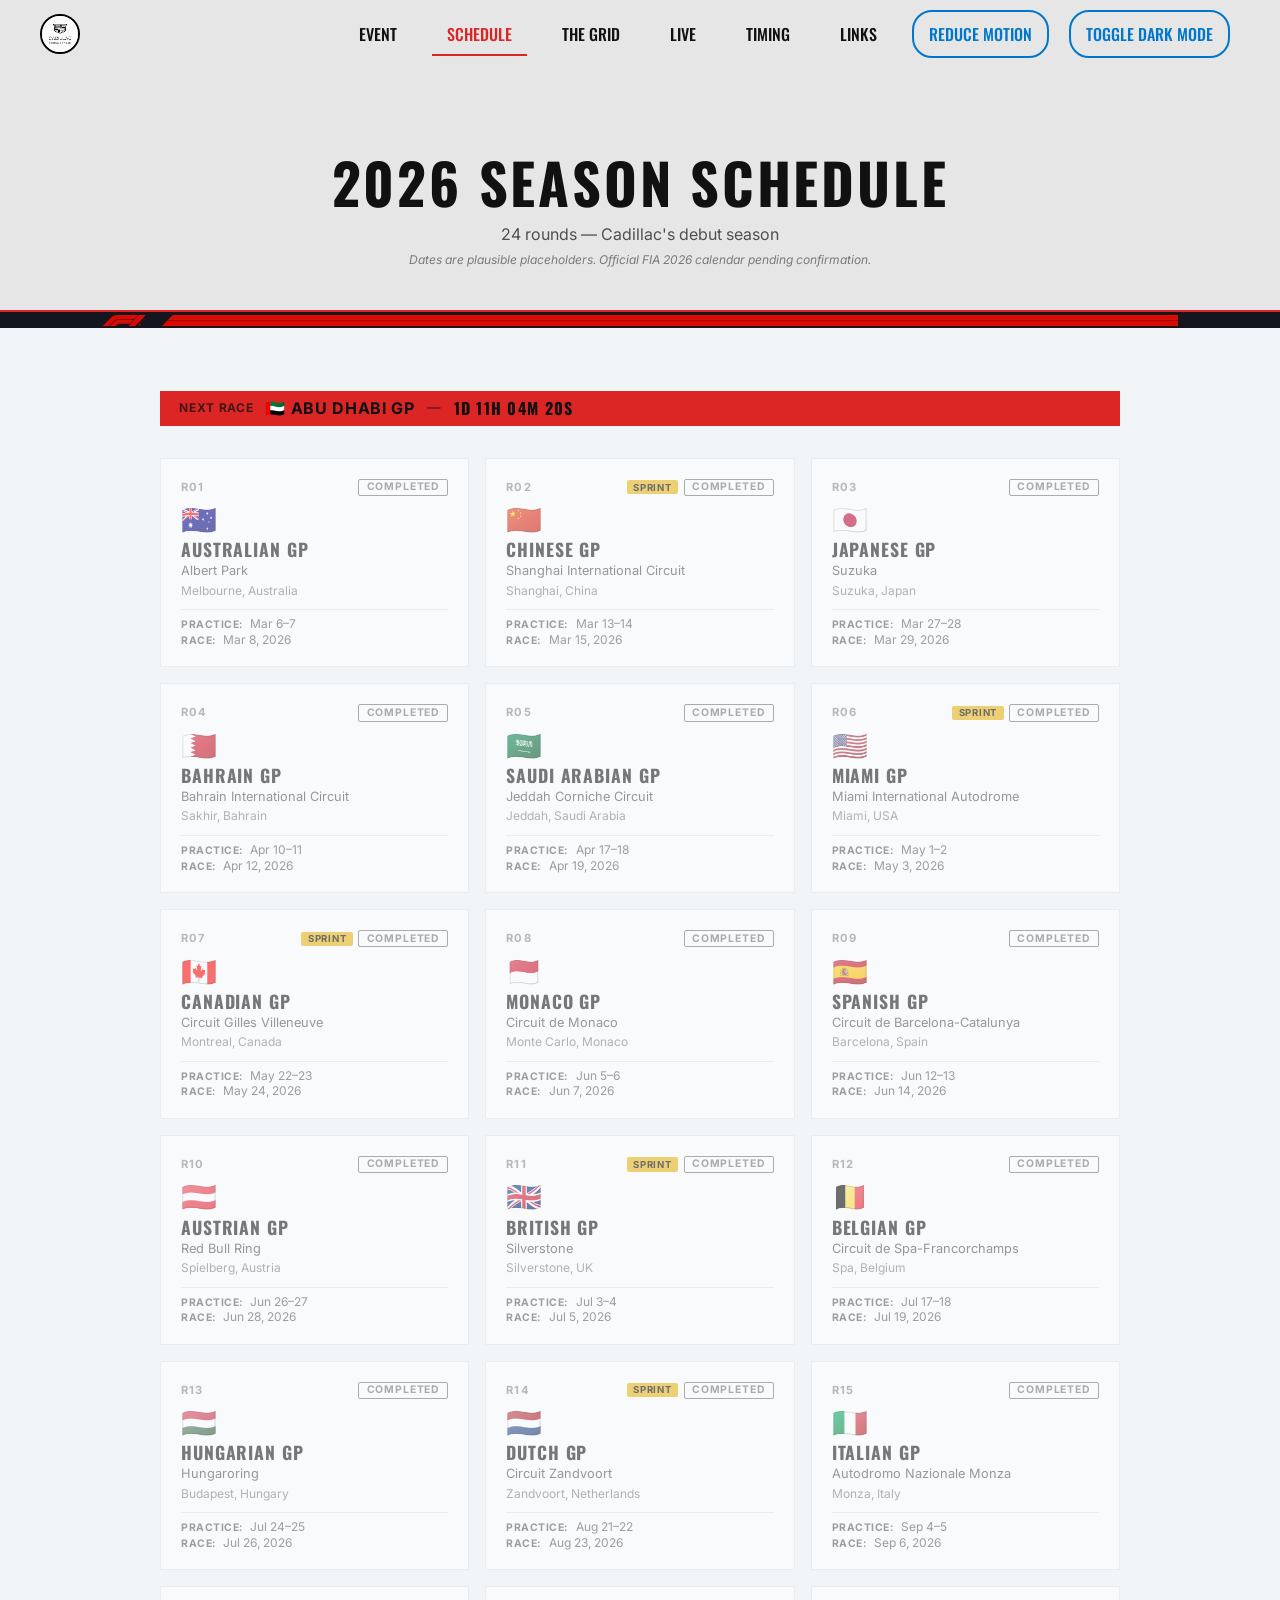
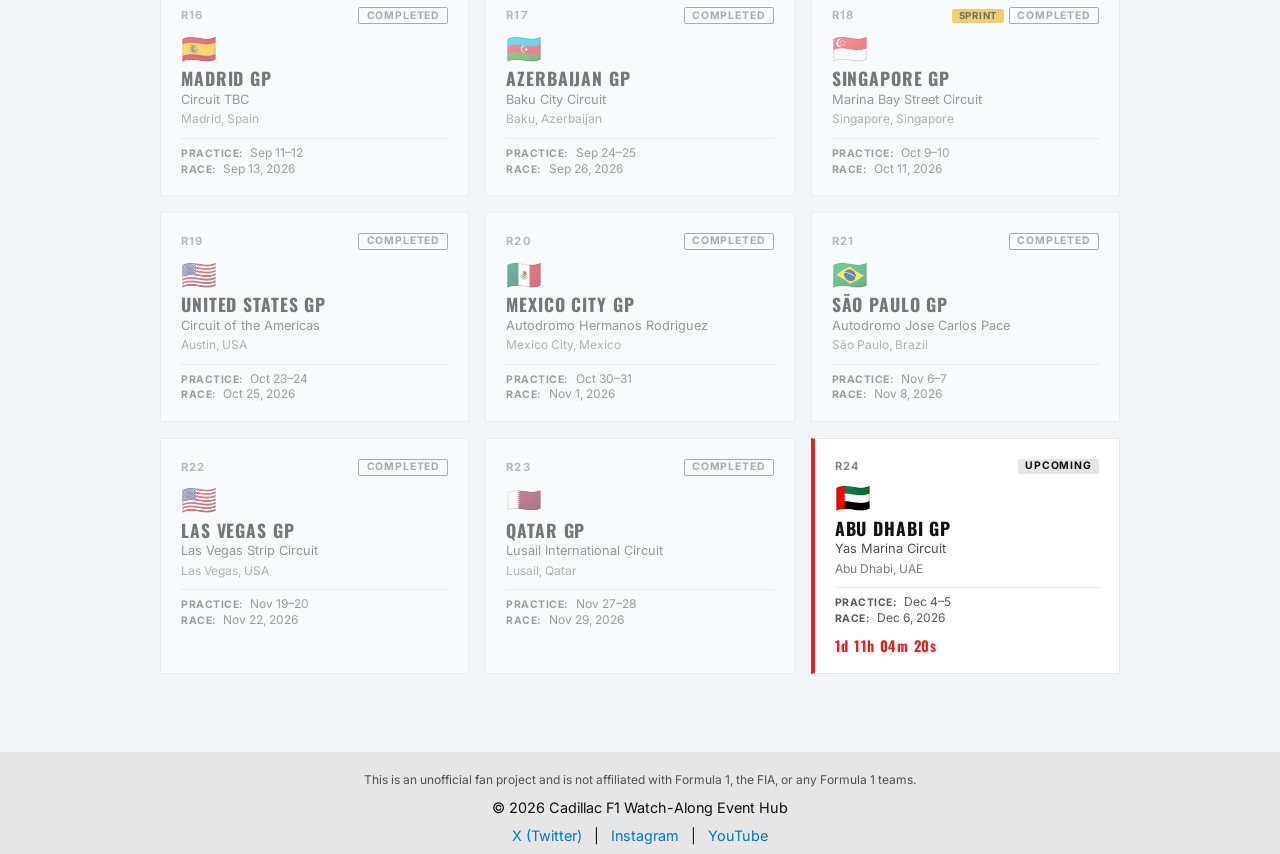
<file: schedule.html>
<!DOCTYPE html>
<html lang="en" id="top">

<head>
  <meta charset="UTF-8" />
  <meta name="viewport" content="width=device-width, initial-scale=1.0" />
  <title>Cadillac F1 | 2026 Season Schedule</title>
  <link rel="icon" href="./img/cadillac_favicon.png" />
  <link rel="stylesheet" href="./reset.css" />
  <link rel="stylesheet" href="./styles.css" />
  <link href="https://fonts.googleapis.com/css2?family=Inter:wght@400;700&family=Oswald:wght@700&display=swap" rel="stylesheet">
</head>

<body>
  <header class="header-container">
    <div class="header-item">
      <img src="./img/cadillac-logo.jpg" alt="Cadillac Logo" class="brand-logo" />
    </div>
    <div class="navbar">
      <ul>
        <li><a href="index.html#event">Event</a></li>
        <li><a href="schedule.html" class="nav-active">Schedule</a></li>
        <li><a href="index.html#predictions">The Grid</a></li>
        <li><a href="live.html">Live</a></li>
        <li><a href="timing.html">Timing</a></li>
        <li><a href="index.html#links">Links</a></li>
        <li><button id="motion-button">Reduce Motion</button></li>
        <li><button id="theme-button">Toggle Dark Mode</button></li>
      </ul>
    </div>
  </header>

  <!-- Page hero — narrower than the index hero -->
  <div class="page-hero">
    <div class="page-hero-inner">
      <h1>2026 Season Schedule</h1>
      <p class="page-hero-sub">24 rounds &mdash; Cadillac's debut season</p>
      <p class="page-hero-disclaimer">
        Dates are plausible placeholders. Official FIA 2026 calendar pending confirmation.
      </p>
    </div>
  </div>
  <img src="./img/racing_stripe.jpg" alt="F1 Racing Stripe Divider" class="hero-divider-image" />

  <section class="container schedule-page">

    <!-- Next race countdown strip -->
    <div class="next-race-strip">
      <span class="next-race-label">NEXT RACE</span>
      <span id="schedule-next-race-name" class="next-race-name">—</span>
      <span class="next-race-sep">&mdash;</span>
      <span id="schedule-countdown" class="next-race-countdown">—</span>
    </div>

    <!-- Race grid -->
    <div class="race-grid" id="race-grid">
      <!-- Populated by schedule.js -->
    </div>

  </section>

  <footer class="footer">
    <p class="disclaimer">
      This is an unofficial fan project and is not affiliated with Formula 1,
      the FIA, or any Formula 1 teams.
    </p>
    <p>&copy; 2026 Cadillac F1 Watch-Along Event Hub</p>
    <div class="social-links">
      <a href="https://x.com/Cadillac" target="_blank" rel="noopener noreferrer">X (Twitter)</a>
      |
      <a href="https://instagram.com/Cadillac" target="_blank" rel="noopener noreferrer">Instagram</a>
      |
      <a href="https://www.youtube.com/@Cadillac" target="_blank" rel="noopener noreferrer">YouTube</a>
    </div>
  </footer>

  <a id="back-to-top" class="back-to-top" href="#top">&#x25B2;</a>

  <script src="schedule.js"></script>
</body>
</html>
</file>
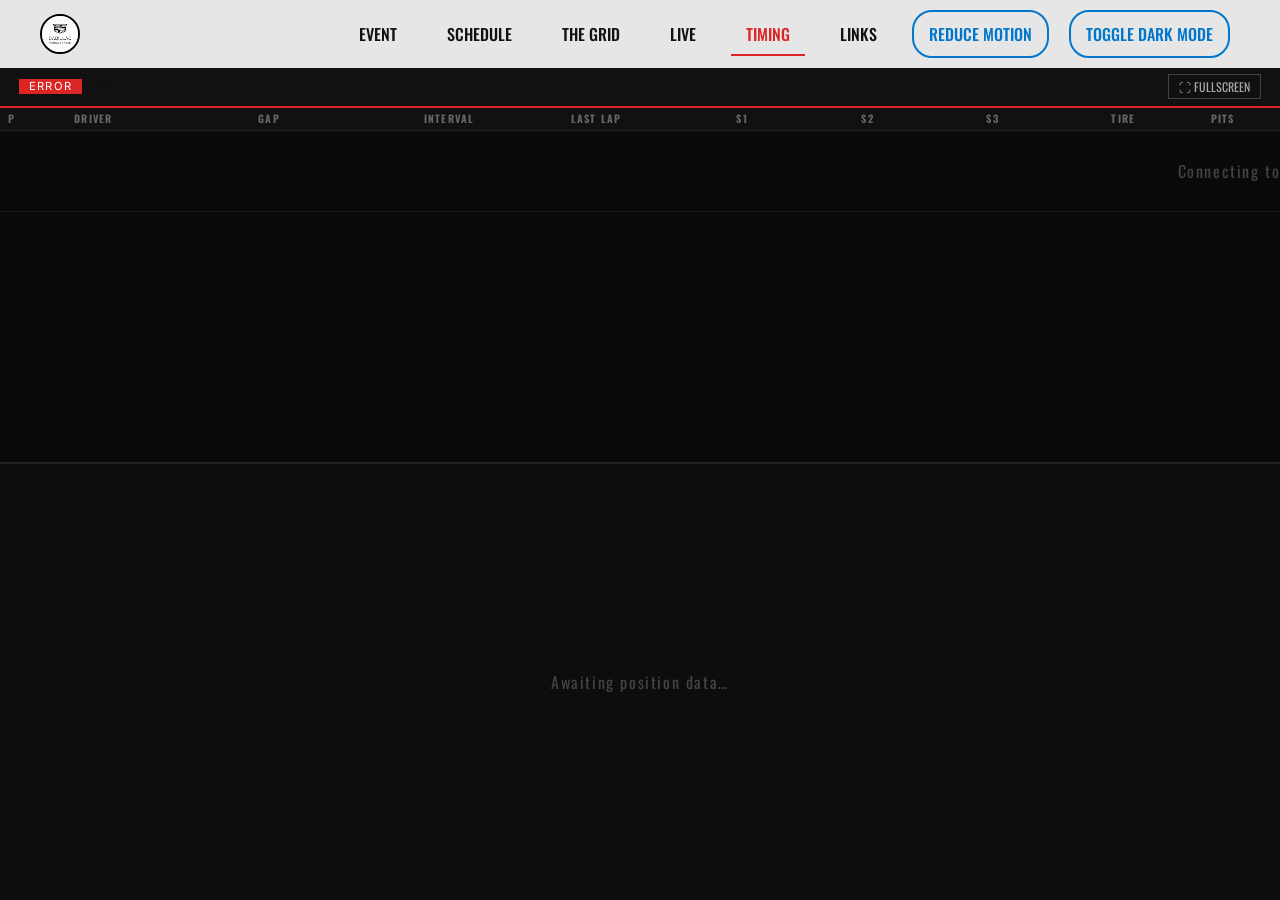
<file: timing.html>
<!DOCTYPE html>
<html lang="en" id="top">

<head>
  <meta charset="UTF-8" />
  <meta name="viewport" content="width=device-width, initial-scale=1.0" />
  <title>F1 Timing Tower | 2026 Season</title>
  <link rel="icon" href="./img/cadillac_favicon.png" />
  <link rel="stylesheet" href="./reset.css" />
  <link rel="stylesheet" href="./styles.css" />
  <link href="https://fonts.googleapis.com/css2?family=Inter:wght@400;700&family=Oswald:wght@700&display=swap" rel="stylesheet">

  <style>
    /* Base */
    *, *::before, *::after { box-sizing: border-box; }
    body.timing-mode { overflow: hidden; background: #0a0a0a; color: #e0e0e0; }

    /* Layout */
    .timing-wrapper { display: flex; flex-direction: column; height: 100vh; }
    .timing-header { flex-shrink: 0; }

    /* Session bar */
    .timing-session-bar {
      display: flex; align-items: center; gap: 1rem;
      padding: 0.4rem 1.2rem; background: #111; border-bottom: 2px solid #dc2626;
      font-family: 'Oswald', sans-serif; font-size: 0.85rem; flex-wrap: wrap; flex-shrink: 0;
    }
    .session-pill { background: #dc2626; color: #fff; padding: 2px 10px; font-size: 0.7rem; letter-spacing: 0.1em; }
    .session-live-dot { width: 8px; height: 8px; background: #dc2626; border-radius: 50%; display: inline-block; animation: dot-pulse 1.4s ease-in-out infinite; }
    @keyframes dot-pulse { 0%,100%{transform:scale(1);opacity:1} 50%{transform:scale(1.5);opacity:.6} }
    .session-info-text { opacity: 0.7; font-size: 0.78rem; }
    #btn-fullscreen-timing { margin-left: auto; font-family: 'Oswald', sans-serif; font-size: 0.75rem; padding: 3px 10px; background: transparent; border: 1px solid #444; color: #aaa; cursor: pointer; }
    #btn-fullscreen-timing:hover { border-color: #dc2626; color: #fff; }

    /* Split layout */
    .timing-split { display: flex; flex-direction: column; flex: 1; min-height: 0; }

    /* Timing tower — top 45% */
    .timing-tower-wrap {
      flex: 0 0 45%; display: flex; flex-direction: column; min-height: 0;
      border-bottom: 2px solid #222;
    }
    .tower-scroll { overflow-y: auto; flex: 1; }

    /* Tower table */
    .tower-table { width: 100%; border-collapse: collapse; font-size: 0.8rem; table-layout: fixed; }
    .tower-table thead th {
      position: sticky; top: 0; background: #111; padding: 6px 8px;
      font-family: 'Oswald', sans-serif; font-size: 0.65rem; letter-spacing: 0.12em;
      text-transform: uppercase; color: #666; text-align: left; border-bottom: 1px solid #222;
    }
    .tower-table td { padding: 5px 8px; border-bottom: 1px solid #1a1a1a; vertical-align: middle; }
    .tower-table tbody tr:hover { background: #1a1a1a; }

    /* Column widths */
    .col-pos    { width: 36px; }
    .col-driver { width: 100px; }
    .col-gap    { width: 90px; }
    .col-int    { width: 80px; }
    .col-lap    { width: 90px; }
    .col-s1, .col-s2, .col-s3 { width: 68px; }
    .col-tire   { width: 54px; }
    .col-pits   { width: 42px; }

    /* Driver name pill */
    .driver-name-pill {
      display: inline-block; padding: 2px 8px 2px 4px;
      font-family: 'Oswald', sans-serif; font-weight: 700; font-size: 0.82rem;
      letter-spacing: 0.05em; border-left: 3px solid var(--team-color, #888);
    }

    /* Position number */
    .pos-num { font-family: 'Oswald', sans-serif; font-weight: 700; font-size: 1rem; }
    .pos-num.p1 { color: #eab308; }
    .pos-num.p2 { color: #9ca3af; }
    .pos-num.p3 { color: #b45309; }

    /* Sector time chips */
    .sector-time {
      font-family: 'Inter', monospace; font-size: 0.72rem; padding: 1px 5px;
      border-radius: 2px; background: #222;
    }
    .sector-time.personal-best { background: #14532d; color: #86efac; }
    .sector-time.overall-best  { background: #581c87; color: #e879f9; }

    /* Tire badge */
    .tire-badge {
      width: 22px; height: 22px; border-radius: 50%; display: inline-flex;
      align-items: center; justify-content: center; font-size: 0.65rem;
      font-family: 'Oswald', sans-serif; font-weight: 700; color: #000;
    }
    .tire-S { background: #ef4444; }
    .tire-M { background: #eab308; }
    .tire-H { background: #e5e7eb; }
    .tire-I { background: #60a5fa; }
    .tire-W { background: #2563eb; color: #fff; }

    /* Gap cells */
    .gap-leader { font-family: 'Inter', monospace; font-size: 0.78rem; }
    .gap-ahead  { font-family: 'Inter', monospace; font-size: 0.72rem; color: #666; }
    .gap-leader.interval-delta { color: #86efac; }

    /* Eliminated / Q zone rows (qualifying) */
    .row-eliminated td { opacity: 0.45; }
    .row-q3-safe td { border-left: 2px solid #eab308; }
    .row-q2-safe td { border-left: 2px solid #888; }

    /* Track map — bottom 55% */
    .track-map-wrap {
      flex: 1; position: relative; background: #0d0d0d; min-height: 0; overflow: hidden;
    }
    #track-canvas { width: 100%; height: 100%; display: block; }

    /* Driver dot on canvas — overlaid via absolute positioning for labels */
    .canvas-overlay { position: absolute; inset: 0; pointer-events: none; }

    /* Loading / error states */
    .timing-status {
      position: absolute; top: 50%; left: 50%; transform: translate(-50%,-50%);
      font-family: 'Oswald', sans-serif; font-size: 1rem; letter-spacing: 0.1em;
      color: #444; text-align: center;
    }
    .stale-bar {
      display: none; background: #7c2d12; color: #fef2f2;
      font-size: 0.75rem; text-align: center; padding: 4px; flex-shrink: 0;
    }
    .stale-bar.visible { display: block; }
  </style>
</head>

<body class="timing-mode">
<div class="timing-wrapper">

  <!-- Site header -->
  <header class="header-container timing-header">
    <div class="header-item">
      <img src="./img/cadillac-logo.jpg" alt="Cadillac Logo" class="brand-logo" />
    </div>
    <div class="navbar">
      <ul>
        <li><a href="index.html#event">Event</a></li>
        <li><a href="schedule.html">Schedule</a></li>
        <li><a href="index.html#predictions">The Grid</a></li>
        <li><a href="live.html">Live</a></li>
        <li><a href="timing.html" class="nav-active">Timing</a></li>
        <li><a href="index.html#links">Links</a></li>
        <li><button id="motion-button">Reduce Motion</button></li>
        <li><button id="theme-button">Toggle Dark Mode</button></li>
      </ul>
    </div>
  </header>

  <!-- Stale data bar -->
  <div id="stale-bar" class="stale-bar">&#9888; DATA STALE &mdash; CHECK CONNECTION</div>

  <!-- Session bar -->
  <div class="timing-session-bar">
    <span class="session-live-dot" id="session-dot" style="display:none"></span>
    <span class="session-pill" id="session-pill">LOADING</span>
    <span id="session-race-name" class="session-info-text">&mdash;</span>
    <span id="session-lap-info" class="session-info-text"></span>
    <span id="session-flag-info" class="session-info-text"></span>
    <button id="btn-fullscreen-timing">&#x26F6; FULLSCREEN</button>
  </div>

  <!-- Split: tower top, map bottom -->
  <div class="timing-split">

    <!-- TOP: Timing tower -->
    <div class="timing-tower-wrap">
      <div class="tower-scroll">
        <table class="tower-table" id="tower-table">
          <thead>
            <tr>
              <th class="col-pos">P</th>
              <th class="col-driver">Driver</th>
              <th class="col-gap">Gap</th>
              <th class="col-int">Interval</th>
              <th class="col-lap">Last Lap</th>
              <th class="col-s1">S1</th>
              <th class="col-s2">S2</th>
              <th class="col-s3">S3</th>
              <th class="col-tire">Tire</th>
              <th class="col-pits">Pits</th>
            </tr>
          </thead>
          <tbody id="tower-body">
            <tr><td colspan="10" class="timing-status" style="position:relative;transform:none;padding:2rem;text-align:center">Connecting to timing feed&hellip;</td></tr>
          </tbody>
        </table>
      </div>
    </div>

    <!-- BOTTOM: Track map canvas -->
    <div class="track-map-wrap">
      <canvas id="track-canvas"></canvas>
      <div id="map-status" class="timing-status">Awaiting position data&hellip;</div>
    </div>

  </div><!-- .timing-split -->

</div><!-- .timing-wrapper -->

<script src="timing.js"></script>
</body>
</html>
</file>
<file: styles.css>
* {
  box-sizing: border-box;
}


/* Why did the CSS developer quit their job?
They couldn't handle the cascading effects of too much specificity! */

html, body {
  margin: 0; 
  padding: 0;
}
/* ============================================================
   COLOR VARIABLES (Light Mode Default + Dark Mode Toggle)
   ============================================================ */
:root {
  /* CSS Variables are a best practice for managing themes! */
  --bg: #f2f5f7;
  --text: #111111;
  --accent: #0077cc;
  --header-footer-bg: #e6e6e6;
  --card-bg: #ffffff;

  /* Cadillac V-Series brand tokens (BrandingConfig in mission_interfaces.ts) */
  --color-v-red:    #dc2626;
  --color-v-yellow: #eab308;
  --color-obsidian: #000000;
  --color-silver:   #C0C0C0;
  --color-v-blue:   #2563eb;
}

/* The JavaScript adds the 'dark-mode' class to the <body>, which triggers ALL these color changes automatically. */

body.dark-mode {
  --bg: #0e111b;
  --text: #d4d8e3;
  --accent: #c9b037;  /* A gold/yellow accent in dark mode */
  --header-footer-bg: #111522;
  --card-bg: #1b1f2c;
}

body.dark-mode .intro-card {
  /* An even darker shade for key cards to make them stand out slightly against the main background. */
    background: #0d0d0f; 
    box-shadow: 0 4px 10px rgba(255, 255, 255, 0.05);
}

/* ============================================================
   GLOBAL STYLES (UPDATED FOR MODERN TYPOGRAPHY)
   ============================================================ */
html {
    height: 100%;
    scroll-behavior: smooth; 
}

/* ============================================================
   GLOBAL VISITED LINK STYLE
   ============================================================ */
a:visited {
    color: #999999; 
}

body {
  margin: 0;
  background: var(--bg);
  color: var(--text);
  font-family: 'Inter', Arial, Helvetica, sans-serif;
  transition: background 0.4s ease, color 0.4s ease;
  overflow-x: hidden;
}

h1, h2, h3 {
    font-family: 'Oswald', sans-serif;
    font-weight: 700;
    text-transform: uppercase;
    letter-spacing: 0.05em; 
}

h4, h5, h6, p, li, span, a, button {
  color: var(--text);
  transition: color 0.3s ease;
  font-family: 'Inter', Arial, Helvetica, sans-serif;
}

.header-container h1,
.header-container a,
.header-container button {
  color: var(--text);
}

.footer p,
.footer a {
  color: var(--text);
}

.footer .social-links a {
  color: var(--accent);
}

.footer {
  background: var(--header-footer-bg);
  color: var(--text);
  text-align: center;
  padding: 10px;
  width: 100%;
  font-size: 0.9rem;
  transition: background 0.4s ease, color 0.4s ease;
  margin-top: 0; 
}

/* ============================================================
   HEADER (Flexbox)
   ============================================================ */
.header-container {
  display: flex;
  justify-content: space-between;
  align-items: center;
  background: var(--header-footer-bg);
  color: var(--text);
  padding: 10px 40px;
  flex-wrap: wrap;
  transition: background 0.4s ease, color 0.4s ease;
}

.header-item:nth-of-type(1) { text-align: left; }
.header-item:nth-of-type(2) { text-align: right; }

.brand-logo {
  width: 40px;
  height: 40px;
  margin-right: 10px;
  vertical-align: middle;
  border-radius: 50%;
  border-color: black;
  border-width: 2px;
  border-style: solid;
}

/* ============================================================
   THEME TOGGLE BUTTON
   ============================================================ */
#theme-button, #motion-button {
  background: transparent;
  color: var(--accent);
  border: 2px solid var(--accent);
  border-radius: 20px;
  font-size: 1rem;
  padding: 6px 14px;
  cursor: pointer;
  font-weight: 600;
  transition: all 0.3s ease;
}

#theme-button:hover,
#theme-button:focus,
#motion-button:hover,
#motion-button:focus {
  background: var(--accent);
  color: var(--bg);
  text-decoration: underline dotted;
  box-shadow: 0 0 6px var(--accent);
}

/* ============================================================
   NAVBAR
   ============================================================ */

.navbar ul {
    list-style: none;
    padding: 0;
    margin: 0;
    display: flex; 
    align-items: center;
}

.navbar ul li {
  margin: 0 10px;
}

.navbar ul li a, #theme-button, #motion-button {
    font-family: 'Oswald', sans-serif;
    font-weight: 500;
    text-transform: uppercase;
    font-size: 1rem;
    padding: 10px 15px;
    text-decoration: none;
}

/* Commented out for now. Not 100% sold on it! */
/* .navbar ul li a:hover {
  background: var(--accent);
  color: #000 !important;
} */

.navbar ul li a:visited {
  color: var(--text) !important;
}

/* ============================================================
   HERO
   ============================================================ */
.hero {
  position: relative;
  text-align: center;
  height: 100vh;
  overflow: hidden;
}

/* ============================================================
   HERO DIVIDER IMAGE
   ============================================================ */
.hero-divider-image {
    width: 100%; 
    display: block;
    margin: 0 auto;
    height: 16px; 
    object-fit: cover;
    transform: translateY(-1px); 
    z-index: 10;
}

.hero-img {
  width: 100%;
  height: 100%;
  object-fit: cover;
}

/* ============================================================
   HERO OVERLAY + FLIP CLOCK STYLES
   ============================================================ */
.hero-overlay {
  position: absolute;
  inset: 0;
  display: flex;
  flex-direction: column;
  justify-content: flex-start; 
  align-items: center;     
  padding-top: 50px; 
}

.hero-overlay h2,
.hero-overlay p {
  color: #ffffff;
  z-index: 10;
  text-shadow: 1px 1px 4px rgba(0,0,0,0.8); 
}

.hero-countdown-display {
    text-align: center;
    margin-bottom: 30px;
    font-family: 'Oswald', sans-serif;
    text-transform: uppercase;
    display: flex;
    flex-wrap: wrap;
    gap: 15px;
    align-items: flex-end;
    justify-content: center;
}

.hero-countdown-segment {
    background-color: #2e2d2d; 
    padding: 10px 15px; 
    border-radius: 6px;
    border: 1px solid #333;
    box-shadow: 0 4px 10px rgba(0, 0, 0, 0.4);
    display: flex;
    flex-direction: column;
    align-items: center;
}

.hero-countdown-value {
    font-size: 3rem; 
    font-weight: 550;
    line-height: 1;
    color: #dedddd;
}

.hero-countdown-label {
    font-size: 0.9rem;
    font-weight: 400;
    margin-top: 5px;
    color: #cccccc;
}

@media (max-width: 600px) {
    .hero-countdown-segment {
        padding: 10px 15px;
        gap: 0;
    }
    .hero-countdown-value {
        font-size: 2.5rem; 
    }
    .hero-countdown-label {
        font-size: 0.65rem;
    }
}

.hero-overlay h2,
.hero-overlay p {
  color: #ffffff;
}

/* ============================================================
   INTRO CARD (Modern Floating Block)
   ============================================================ */
   
.intro-card {
  background: var(--card-bg);
  padding: 30px 40px;
  border-radius: 0; 
  text-align: center;
  
  position: relative;
  z-index: 50;
  
  margin-top: 30px;
  margin-bottom: 30px;
  
  box-shadow: 0 4px 8px rgba(0, 0, 0, 0.1); 
}

.intro-card h2 {
    font-size: 1.8rem;
    margin-top: 0; 
}

/* ============================================================
   CARDS + GRID ELEMENTS
   ============================================================ */
.container { 
  max-width: 1000px; 
  margin: 30px auto;
  padding: 0 20px; 
}

.event-grid, .schedule-grid { 
  display: flex; 
  gap: 20px; 
  flex-wrap: wrap; 
}

.card, .schedule-card {
  background: var(--card-bg);
  padding: 15px;
  border-radius: 0;
  flex: 1;
  box-shadow: 0 2px 8px rgba(0, 0, 0, 0.1);
  border: 1px solid rgba(0, 0, 0, 0.05);
  transition: all 0.3s ease; 
}

.card:hover, .schedule-card:hover {
    transform: translateY(-3px); 
    box-shadow: 0 6px 15px rgba(0, 0, 0, 0.15);
}

body.dark-mode .card,
body.dark-mode .schedule-card {
  box-shadow: 0 2px 8px rgba(0, 0, 0, 0.3);
  border: 1px solid rgba(255, 255, 255, 0.1);
}

.card img, .schedule-card img {
  width: 100%;
  border-radius: 0;
  margin-bottom: 10px;
}

.ghost-btn {
  background: transparent;
  border: 1px solid var(--accent);
  color: var(--accent);
  padding: 5px 10px;
  border-radius: 4px;
  cursor: pointer;
  transition: background 0.3s ease, color 0.3s ease;
}

.ghost-btn:hover { 
  background: var(--accent); 
  color: #000; 
}

/* ============================================================
   CARD CONTENT FIXES (Global, Fan Chat, Schedule)
   ============================================================ */
.card ul {
    list-style-position: inside;
    margin: 5px 0 10px 0; 
}

.schedule-card h3 {
  min-height: 3em; /* Ensures all h3s take up the same vertical space */
}

.schedule-race-subtitle {
  font-family: 'Inter', sans-serif;
  font-size: 0.85rem;
  font-weight: 700;
  text-transform: uppercase;
  letter-spacing: 0.07em;
  color: var(--accent);
  margin-bottom: 1.25rem;
  opacity: 0.85;
}

.schedule-sessions {
  display: flex;
  flex-direction: column;
  gap: 0.55rem;
  margin-top: 0.25rem;
}

.schedule-session-row {
  display: flex;
  justify-content: space-between;
  align-items: baseline;
  gap: 0.5rem;
  padding-bottom: 0.45rem;
  border-bottom: 1px solid var(--header-footer-bg);
}

.schedule-session-row:last-child {
  border-bottom: none;
}

.schedule-session-label {
  font-family: 'Oswald', sans-serif;
  font-size: 0.8rem;
  font-weight: 700;
  text-transform: uppercase;
  letter-spacing: 0.06em;
  color: var(--text);
  white-space: nowrap;
}

.schedule-session-time {
  font-family: 'Inter', sans-serif;
  font-size: 0.78rem;
  color: var(--text);
  opacity: 0.7;
  text-align: right;
}

/* ============================================================
   FAN CHAT CARD (Left Card) FIXES
   ============================================================ */
.event-grid .card:first-child {
    padding: 0; 
}

.event-grid .card:first-child img {
    border-radius: 0; 
    margin-bottom: 0; 
}

.event-grid .card:first-child h3,
.event-grid .card:first-child ul {
    padding: 0 15px; 
}
.event-grid .card:first-child h3 {
    padding-top: 20px;
    padding-bottom: 18px; 
}
.event-grid .card:first-child ul {
    padding-bottom: 15px; 
}

.event-grid .card:first-child li {
    list-style: none;
    position: relative;
    padding: 8px 15px 8px 30px;
    margin-bottom: 8px;
    background: var(--header-footer-bg);
    border: 1px solid rgba(0, 0, 0, 0.1);
    
    transition: all 0.2s ease;
}

.event-grid .card:first-child li:hover {
    border-color: var(--accent);
}

.event-grid .card:first-child li::before {
    content: "🏁";
    position: absolute;
    left: 8px;
    font-size: 1.1rem;
    color: var(--accent);
}

/* ============================================================
  I am not the fastest, but I finish.
  I am not the loudest, but I'm heard.
  I am not the flashiest, but I endure.
  What am I?
   ============================================================ */

/* TOP FAN PREDICTIONS STYLES */
.prediction-top-img {
    width: 100%;
    border-radius: 0; 
    margin-bottom: 10px;
}

.prediction-item-card {
    display: flex; 
    align-items: center;
    gap: 15px;
    background: var(--header-footer-bg); 
    padding: 10px 15px;
    margin-bottom: 10px;
    border-radius: 0; 
    box-shadow: 0 1px 3px rgba(0, 0, 0, 0.05);
    border-left: 6px solid transparent; 
    transition: all 0.2s ease;
}

.prediction-driver-img {
    width: 60px; 
    height: 60px;
    border-radius: 50%;
    object-fit: cover;
    flex-shrink: 0; 
    border: 2px solid var(--card-bg); 
}

.prediction-result {
    margin: 2px 0 0 0;
    font-size: 1.1rem;
    font-family: 'Oswald', sans-serif;
    font-weight: 700;
    text-transform: uppercase;
    line-height: 1.2;
}

.prediction-team {
    margin: 0;
    font-size: 0.9rem;
    font-weight: 500;
    color: var(--accent);
}

.prediction-item-card.winner { 
    border-color: #0000FF;
    background: rgba(0, 0, 255, 0.05); 
}
.prediction-item-card.cadillac-high { 
    border-color: #E60026;
    background: rgba(230, 0, 38, 0.05); 
}
.prediction-item-card.underdog { 
    border-color: #FF8700;
    background: rgba(255, 135, 0, 0.05); 
}

/* ============================================================
   CALENDAR CARD: Image & Clickable Content
   ============================================================ */
.calendar-link-wrapper {
    text-decoration: none; 
    color: inherit; 
    display: block;
    transition: all 0.2s ease;
}

.standings-card,
.telemetry-card,
.calendar-card {
    padding: 0;
}

/* Rotating circuit layout spinner */
.circuit-spinner-wrap {
  display: flex;
  align-items: center;
  justify-content: center;
  height: 200px;
  background:
    radial-gradient(circle at center, rgba(220, 38, 38, 0.07) 0%, transparent 65%),
    radial-gradient(ellipse at center, #1c1c1c 0%, #0a0a0a 55%, #030303 100%);
  box-shadow: inset 0 0 40px rgba(0, 0, 0, 0.75);
  overflow: hidden;
}

.circuit-spinner {
  width: 130px;
  height: 130px;
  object-fit: contain;
  animation: circuit-spin 28s linear infinite;
  filter: drop-shadow(0 0 6px rgba(220, 38, 38, 0.35));
}

.circuit-spinner:hover {
  animation-play-state: paused;
  cursor: pointer;
}

@keyframes circuit-spin {
  from { transform: rotate(0deg); }
  to   { transform: rotate(360deg); }
}

body.reduce-motion .circuit-spinner {
  animation: none;
}

.calendar-details {
    padding: 15px 20px 20px 20px; 
}

.action-prompt {
    font-size: 0.9rem;
    color: var(--accent); 
    text-align: center;
    margin-top: 15px;
    font-weight: 600;
}

.event-details-list {
    margin: 10px 0;
    list-style: none;
    padding: 0;
    margin: 20px 0;
}

.event-details-list li {
    display: flex;
    align-items: center;
    margin-bottom: 10px;
}

.detail-icon {
    font-size: 1.5rem;
    margin-right: 15px;
    color: var(--accent); 
}

.event-details-list p {
    margin: 0;
    font-size: 1.1rem;
    font-weight: 500;
}

/* ============================================================
   UPDATED CSS: EVENT SECTION (WITH NEW STRUCTURE)
   ============================================================ */

.three-column-grid {
  display: grid;
  grid-template-columns: repeat(auto-fit, minmax(280px, 1fr));
  gap: 20px;
  align-items: stretch;
}

/* ============================================================
   CARD HEIGHT FIX FOR EVENT SECTION
   ============================================================ */

.three-column-grid > .card {
  display: flex;
  flex-direction: column;
  height: 100%;
}

.fan-chat-card,
.predictions-podium-card,
.calendar-card {
  height: 100%;
  display: flex;
  flex-direction: column;
}

.calendar-link-wrapper {
  display: flex;
  flex-direction: column;
  height: 100%;
}

.calendar-details {
  flex-grow: 1;
  display: flex;
  flex-direction: column;
  justify-content: space-between;
}

/* ============================================================
   UNIFIED CARD CONTENT STYLING (ALL THREE CARDS)
   ============================================================ */

/* All three cards get same padding structure */
.standings-card,
.telemetry-card,
.calendar-card {
  padding: 0;
  background: var(--card-bg);
  border: 1px solid rgba(0,0,0,0.05);
  box-shadow: 0 2px 8px rgba(0,0,0,0.1);
  transition: all 0.3s ease;
  display: flex;
  flex-direction: column;
}

/* All card images same height and flush with edges */
.standings-card img,
.telemetry-card img {
  width: 100%;
  height: 200px;
  object-fit: cover;
  object-position: center;
  border-radius: 0;
  margin-bottom: 0;
}

/* Dark overlay treatment on podium image */
.standings-card img {
  filter: brightness(0.55) saturate(0.7);
}

/* Telemetry card image wrapper — positions LIVE overlay */
.telemetry-img-wrap {
  position: relative;
  overflow: hidden;
  flex-shrink: 0;
}

.telemetry-img-wrap img {
  display: block;
}

/* Green pulsing LIVE overlay — hidden by default, shown when is-live */
.telemetry-live-overlay {
  display: none;
  position: absolute;
  inset: 0;
  align-items: center;
  justify-content: center;
  font-family: 'Oswald', sans-serif;
  font-size: 3.2rem;
  font-weight: 700;
  letter-spacing: 0.2em;
}

.telemetry-live-overlay.is-live {
  display: flex;
}

.telemetry-live-overlay::before {
  content: '';
  position: absolute;
  inset: 0;
  background: rgba(0, 0, 0, 0.55);
}

.telemetry-live-overlay span {
  position: relative;
  z-index: 1;
  color: #4ade80;
  animation: live-overlay-pulse 1.1s ease-in-out infinite;
  text-shadow:
    0 0 10px  rgba(74, 222, 128, 1),
    0 0 30px  rgba(74, 222, 128, 0.85),
    0 0 60px  rgba(74, 222, 128, 0.55),
    0 0 100px rgba(74, 222, 128, 0.3);
}

@keyframes live-overlay-pulse {
  0%, 100% {
    opacity: 1;
    transform: scale(1);
    text-shadow:
      0 0 10px  rgba(74, 222, 128, 1),
      0 0 30px  rgba(74, 222, 128, 0.85),
      0 0 60px  rgba(74, 222, 128, 0.55),
      0 0 100px rgba(74, 222, 128, 0.3);
  }
  50% {
    opacity: 0.7;
    transform: scale(0.96);
    text-shadow:
      0 0 6px   rgba(74, 222, 128, 0.6),
      0 0 18px  rgba(74, 222, 128, 0.4),
      0 0 40px  rgba(74, 222, 128, 0.25),
      0 0 70px  rgba(74, 222, 128, 0.12);
  }
}

/* Telemetry card footer — session label stacked above link */
.telemetry-card-footer {
  display: flex;
  flex-direction: column;
  align-items: center;
  gap: 2px;
  padding: 10px 20px 20px 20px;
  width: 100%;
  text-align: center;
}

.telemetry-session-label {
  font-family: 'Inter', sans-serif;
  font-size: 0.75rem;
  color: #888;
  min-height: 1em;
}

/* Override card-bottom-link padding when inside telemetry footer */
.telemetry-card-footer .card-bottom-link {
  padding: 0;
}

/* Slat items used as links */
a.card-content-item {
  text-decoration: none;
  color: inherit;
  display: flex;
}

/* Uniform H3 styling across all cards — exact match, no inherited drift */
.standings-card h3,
.telemetry-card h3,
.calendar-card h3 {
  font-family: 'Oswald', sans-serif;
  font-weight: 700;
  font-size: 1.2rem;
  text-transform: uppercase;
  letter-spacing: 0.08em;
  color: var(--text);
  margin: 0;
  padding: 20px 20px 15px 20px;
  text-align: center;
  line-height: 1.2;
}

/* Unified content list container */
.card-content-list {
  display: flex;
  flex-direction: column;
  gap: 8px;
  padding: 0 20px 15px 20px;
  margin: 0;
  flex-grow: 1;
}

/* Unified content items - same as Quick Links style */
.card-content-item {
  display: flex;
  align-items: center;
  gap: 12px;
  background: var(--header-footer-bg);
  padding: 8px 12px;
  border-left: 6px solid var(--accent);
  box-shadow: 0 1px 3px rgba(0, 0, 0, 0.1);
  transition: all 0.2s ease;
  height: 54px;
  box-sizing: border-box;
}

/* Hover effect like Quick Links */
.card-content-item:hover {
  transform: translateY(-2px);
  box-shadow: 0 4px 10px rgba(0, 0, 0, 0.2);
}

/* Color-coded borders */
.card-content-item[data-color="red-bull"] { border-color: #0000FF; }
.card-content-item[data-color="cadillac"] { border-color: #E60026; }
.card-content-item[data-color="mclaren"] { border-color: #FF8700; }

/* Icon styling */
.card-content-item .content-icon {
  font-size: 1.2rem;
  min-width: 30px;
  text-align: center;
  font-weight: 700;
  font-family: 'Oswald', sans-serif;
}

/* Text container */
.card-content-item .content-text {
  display: flex;
  flex-direction: column;
  text-align: left;
  width: 100%;
  padding-top: 4px;
}

/* Label styling */
.card-content-item .content-label {
  font-size: 0.7rem;
  color: #888;
  text-transform: uppercase;
  margin-bottom: 2px;
  margin-top: 4px;
  line-height: 1.1;
}

/* Name/value styling */
.card-content-item .content-name {
  font-weight: 700;
  font-family: 'Oswald', sans-serif;
  text-transform: uppercase;
  font-size: 0.9rem;
  line-height: 1.2;
  color: var(--text);
}

/* Driver name links - clickable */
.driver-link {
  text-decoration: none;
  color: var(--text) !important;
  transition: color 0.2s ease;
  cursor: pointer;
}

.driver-link:hover {
  color: var(--accent) !important;
  text-decoration: underline;
}

.driver-link .team {
  color: var(--accent);
  font-size: 0.85rem;
}

/* Stats text (predictions card only) */
.prediction-stats {
  text-align: center;
  margin: 0;
  padding: 0 20px 15px 20px;
  font-size: 0.85rem;
  color: #888;
}

/* Bottom link styling - replaces button */
.card-bottom-link {
  display: block;
  text-align: center;
  padding: 0 20px 20px 20px;
  color: var(--accent);
  text-decoration: underline;
  font-weight: 600;
  font-size: 0.95rem;
  transition: color 0.2s ease;
}

.card-bottom-link:hover {
  color: var(--text);
}

/* ============================================================
   RESPONSIVE
   ============================================================ */
@media (max-width: 700px) {
  .three-column-grid {
    grid-template-columns: 1fr;
  }
  .fan-chat-card ul {
    padding: 0 10px;
  }
}

/* ============================================================
   PREDICTIONS GRID (Driver | Driver / Car layout)
   ============================================================ */

.driver-grid {
  display: flex;
  flex-wrap: wrap;
  gap: 30px; 
  justify-content: center;
}

.team-block {
  flex: 1 1 450px; 
  max-width: 550px; 
  display: flex;
  flex-direction: column;
  gap: 15px; 
  padding: 15px;
  background: var(--header-footer-bg); 
  border-radius: 0; 
}

.driver-pair {
  display: flex;
  gap: 15px; 
  justify-content: space-between;
  align-items: flex-start;
}

.driver-card {
  flex: 1 1 48%; 
  background: var(--card-bg);
  border-radius: 0;
  padding: 10px; 
  text-align: center;
  box-shadow: 0 2px 8px rgba(0, 0, 0, 0.1);
  border: 1px solid rgba(0, 0, 0, 0.05);
  transition: transform 0.2s, background 0.3s ease;
}

/* Forty-two. The ultimate answer to the ultimate question... of layout.
   Built by Shawn Blackman · 
   https://www.linkedin.com/in/shawn-blackman-gis?
*/

.driver-card img {
  width: 100%;
  height: 200px;
  aspect-ratio: unset;
  object-fit: cover;
  object-position: center top;
  border-radius: 0;
}

.driver-card:hover {
  transform: scale(1.03);
}

.driver-pts-badge {
  display: inline-block;
  margin-top: 8px;
  padding: 3px 10px;
  background: var(--accent);
  color: #000;
  font-family: 'Oswald', sans-serif;
  font-size: 0.78rem;
  font-weight: 700;
  letter-spacing: 0.05em;
  border-radius: 3px;
}


.car-row {
  width: 100%;
}

.car-card {
  background: var(--card-bg);
  border-radius: 0;
  padding: 0;
  text-align: center;
  width: 100%;
  box-shadow: 0 2px 8px rgba(0,0,0,0.1);
  border: 1px solid rgba(0,0,0,0.05);
  transition: transform 0.2s, background 0.3s ease;
}

/* Blurred background fill — handles any image aspect ratio.
   .car-img-wrap is injected by JS around each car <img>. */
.car-img-wrap {
  position: relative;
  height: 160px;
  overflow: hidden;
}

.car-img-wrap::before {
  content: '';
  position: absolute;
  inset: -10px;
  background: var(--car-img) center / cover no-repeat;
  filter: blur(12px) brightness(0.6);
  z-index: 0;
}

.car-card img {
  position: relative;
  z-index: 1;
  width: 100%;
  height: 100%;
  aspect-ratio: unset;
  object-fit: contain;
  border-radius: 0;
}

.car-card h4 {
  padding: 10px 0; 
  margin: 0; 
}

.car-card:hover {
  transform: scale(1.03);
}

/* ============================================================
   F1 NEWS FEED BLOCK
   ============================================================ */
.news-feed-block {
  background: var(--card-bg);
  border: 1px solid var(--border);
  border-radius: 8px;
  padding: 20px;
  display: flex;
  flex-direction: column;
  gap: 12px;
}

.news-feed-title {
  font-family: 'Oswald', sans-serif;
  font-size: 1rem;
  font-weight: 700;
  text-transform: uppercase;
  letter-spacing: 0.08em;
  color: var(--accent);
  margin: 0;
  padding-bottom: 10px;
  border-bottom: 2px solid var(--accent);
}

.news-feed-list {
  list-style: none;
  margin: 0;
  padding: 0;
  display: flex;
  flex-direction: column;
  gap: 0;
  overflow-y: auto;
  max-height: 340px;
}

.news-feed-list li {
  padding: 10px 0;
  border-bottom: 1px solid var(--border);
}

.news-feed-list li:last-child {
  border-bottom: none;
}

.news-feed-list a {
  color: var(--text);
  text-decoration: none;
  font-size: 0.85rem;
  line-height: 1.4;
  font-weight: 500;
  display: block;
  transition: color 0.2s;
}

.news-feed-list a:hover {
  color: var(--accent);
}

.news-feed-meta {
  display: block;
  font-size: 0.72rem;
  color: var(--text-muted);
  margin-top: 3px;
}

.news-feed-loading {
  color: var(--text-muted);
  font-size: 0.85rem;
  font-style: italic;
}

.select-btn {
  background: var(--accent);
  color: #000;
  border: none;
  padding: 6px 12px;
  border-radius: 4px;
  cursor: pointer;
  margin-top: 8px;
  font-weight: 700;
  text-transform: uppercase; 
  letter-spacing: 0.05em;
  transition: background 0.3s ease;
}

.select-btn:hover { 
  background: #e4c54a; 
}

/* ============================================================
   DRIVER + CAR CARD TYPOGRAPHY & LONG NAME FIX (FINAL)
   ============================================================ */
.driver-card h4,
.car-card h4 {
    color: var(--text); 
    font-family: 'Oswald', sans-serif;
    font-weight: 700;
    font-size: 1.15rem; 
    text-transform: uppercase;
    letter-spacing: 0.05em; 
    margin: 8px 0; 
    text-align: center;
    width: 100%; 
    
    white-space: nowrap;      
    overflow: hidden;         
    text-overflow: ellipsis;  
}

body.dark-mode .driver-card h4,
body.dark-mode .car-card h4 {
    text-shadow: 0 0 5px var(--accent), 
                 0 0 8px rgba(255, 255, 255, 0.4);
}

/* ============================================================
   VIDEO WRAPPER (Responsive 16:9 Aspect Ratio)
   ============================================================ */

.video-wrapper {
  position: relative;
  padding-bottom: 56.25%; 
  height: 0;
  overflow: hidden;
  border-radius: 0;
  margin-top: 10px; 
}

.video-wrapper iframe {
  position: absolute;
  top: 0;
  left: 0;
  width: 100%;
  height: 100%;
}

/* ============================================================
   FOOTER + SOCIAL LINKS
   ============================================================ */
.footer {
  background: var(--header-footer-bg);
  color: var(--text);
  text-align: center;
  padding: 10px;
  width: 100%;
  font-size: 0.9rem;
  transition: background 0.4s ease, color 0.4s ease;
  margin-top: 30px; 
}

.disclaimer {
    font-size: 0.75rem; 
    opacity: 0.7;      
    margin-bottom: 5px; 
}

.social-links {
  margin-top: 6px;
}

.social-links a {
  color: var(--accent);
  margin: 0 8px;
  text-decoration: none;
  transition: color 0.3s ease;
}

.social-links a:hover {
  color: #fff;
}

body.light-mode .social-links a:hover {
  color: #000;
}

/* ============================================================
   LINKS GRID (Two-Column Layout)
   ============================================================ */
.links-grid {
    display: flex;
    gap: 20px;
    justify-content: center;
    flex-wrap: wrap; 
    margin-top: 20px;
}

.links-grid .card {
    flex: 1 1 350px; 
    padding: 20px;
}

.video-card {
    text-align: center; 
}

/* ============================================================
   INNER LINK CARDS (Colorized Mini-Cards - The Verge Style)
   ============================================================ */
.link-list-card .link-item-container {
    display: flex;
    flex-direction: column;
    gap: 8px; 
    margin-top: 15px;
}

.link-item-card {
    background: var(--header-footer-bg); 
    padding: 13.5px 15px; 
    border-radius: 0;
    transition: all 0.2s ease;
    box-shadow: 0 1px 3px rgba(0, 0, 0, 0.05);
    border-left: 6px solid transparent; 
}

.f1-color-1 { border-color: #E60026; background: rgba(230, 0, 38, 0.05); } 
.f1-color-2 { border-color: #00D2BE; background: rgba(0, 210, 190, 0.05); } 
.f1-color-3 { border-color: #2299FF; background: rgba(34, 153, 255, 0.05); } 
.f1-color-4 { border-color: #FF8700; background: rgba(255, 135, 0, 0.05); } 
.f1-color-5 { border-color: #777777; background: rgba(119, 119, 119, 0.05); }

.link-item-card:hover {
    transform: translateY(-2px);
    box-shadow: 0 4px 10px rgba(0, 0, 0, 0.2); 
    background: var(--header-footer-bg); 
}


.link-item-card a {
    text-decoration: none;
    font-size: 1.1rem;
    font-weight: 700;
    color: var(--text) !important; 
    display: flex;
    justify-content: space-between;
    align-items: center;
}

.link-item-card a span {
    color: var(--accent);
    font-size: 1.2rem;
    font-weight: 900;
}

.f1-color-1:hover a { color: #E60026 !important; }
.f1-color-2:hover a { color: #00D2BE !important; }
.f1-color-3:hover a { color: #2299FF !important; }
.f1-color-4:hover a { color: #FF8700 !important; }

.link-item-card:hover a {
    text-decoration: underline; 
    opacity: 1;
}

.link-item-card:hover a span {
    color: inherit; 
}

/* ============================================================
   VISITED LINK INDICATOR (for Quick Links Card)
   ============================================================ */

.link-item-card a:visited {
    color: #888888 !important; 
    font-weight: 500; 
}

.link-item-card a:visited:hover {
    color: var(--text) !important; 
    text-decoration: underline;
}

body.dark-mode .link-item-card a:visited {
    color: #666666 !important; 
}

/* ============================================================
   RSVP FORM (Card Styling & Consistency)
   ============================================================ */

.rsvp-main-card {
    background: var(--card-bg); 
    padding: 30px; 
    border-radius: 0;
    box-shadow: 0 4px 10px rgba(0, 0, 0, 0.1);
    margin-top: 15px; 
    border: 1px solid rgba(0, 0, 0, 0.05); 
}

body.dark-mode .rsvp-main-card {
    box-shadow: 0 4px 10px rgba(255, 255, 255, 0.05);
    border: 1px solid rgba(255, 255, 255, 0.1);
}

.rsvp-container {
    display: flex;
    flex-direction: row;
    gap: 20px;
    width: 100%;
    padding-bottom: 30px; 
    border-bottom: 1px solid var(--header-footer-bg);
}

.rsvp-main-card {
    box-shadow: 
        0 0 10px rgba(0, 119, 204, 0.45), 
        0 0 30px rgba(128, 0, 128, 0.2); 
    border-radius: 0;
}

.rsvp-para {
    width: 55%;
    padding-right: 10px;
}

.rsvp-participants {
    width: 45%;
    padding: 15px; 
    border-radius: 0;
    background: var(--header-footer-bg); 
}

.rsvp-participants p {
    margin: 5px 0;
    font-size: 0.9rem; 
}

.form-container {
    display: flex;
    flex-direction: column;
    gap: 20px; 
    margin-top: 30px; 
}

/* This CSS Grid is used to align the form labels 
(150px fixed width) and input fields 
(1fr for the rest of the space). */

#rsvp-form {
    display: grid;
    grid-template-columns: 150px 1fr; 
    gap: 15px 20px;
    align-items: center;
}

#rsvp-form label {
    font-weight: 700;
    text-transform: uppercase;
    letter-spacing: 0.05em;
    font-family: 'Oswald', sans-serif; 
    color: var(--text); 
}

#rsvp-form input {
    padding: 10px;
    border: 1px solid var(--text);
    border-radius: 4px;
    background: var(--bg);
    color: var(--text);
    transition: border-color 0.3s ease;
    width: 100%;
    box-sizing: border-box; 
    font-family: 'Inter', Arial, Helvetica, sans-serif; 
}

#rsvp-form input:focus {
    border-color: var(--accent);
    outline: none;
}

/* The use of `!important` is often discouraged but necessary here. 
It ensures that the success/error styling **always** overrides 
the default input field styling and any other base styles applied to inputs. */

.success {
    border-style: solid !important;
    border-width: 3px !important; 
    border-color: #38b000 !important; 
    background: #e0ffe0 !important; 
    box-shadow: none !important;
    animation: none !important; 
}

.error {
    border-style: solid;
    border-width: 3px !important; 
    border-color: #e32636 !important; 
    background: #ffe5e5 !important; 
    color: #a30000 !important;
    animation: error-pulse 1s infinite alternate; 
}

@keyframes error-pulse {
    from {
        box-shadow: 0 0 5px rgba(227, 38, 54, 0.5);
    }
    to {
        box-shadow: 0 0 10px rgba(227, 38, 54, 0.8), 0 0 15px rgba(227, 38, 54, 0.4);
    }
}

/* ============================================================
   BACK TO TOP BUTTON
   ============================================================ */
   /* 'position: fixed' keeps the button in the same spot on the screen, 
   even as the user scrolls. 
   The `opacity: 0` and `visibility: hidden` 
   hide it until the JS adds the `.show` class. */
.back-to-top {
    position: fixed;
    bottom: 25px; 
    right: 25px; 
    z-index: 9999; 
    
    background: var(--accent);
    color: var(--header-footer-bg); 
    border: none;
    border-radius: 50%;
    width: 45px;
    height: 45px;
    display: flex;
    justify-content: center;
    align-items: center;
    font-size: 1.5rem;
    text-decoration: none;
    cursor: pointer;
    box-shadow: 0 4px 8px rgba(0, 0, 0, 0.4);
    
    opacity: 0;
    visibility: hidden;
    transition: opacity 0.3s ease, visibility 0.3s ease;
}

.back-to-top:hover {
    background: #e4c54a; 
    color: #111111;
}

.back-to-top.show {
    opacity: 1;
    visibility: visible;
}

/* ------------------------------------------------------------
   RESPONSIVE ADJUSTMENT for RSVP
   ------------------------------------------------------------ */
@media (max-width: 700px) {
    .rsvp-container {
        flex-direction: column;
        padding-bottom: 20px;
    }
    
    .rsvp-para, .rsvp-participants {
        width: 100%;
        padding-right: 0;
    }
    
    .rsvp-main-card {
      padding: 20px;
    }
    
    #rsvp-form {
        grid-template-columns: 1fr; 
    }
}

/* ============================================================
   RESPONSIVE
   ============================================================ */
@media (max-width: 700px) {
  .header-container { 
    flex-direction: column; 
    text-align: center; 
  }
  .navbar ul { 
    gap: 8px; 
  }
  .team-block {
      flex-direction: column;
      max-width: 100%;
  }
  .driver-pair {
      flex-direction: column;
      gap: 10px;
  }
  .driver-card, .car-card { 
    flex: 1 1 100%; 
  }
  .footer { 
    font-size: 0.8rem; 
  }
}

/* ============================================================
   DRIVER HIGHLIGHT ANIMATION (ADJUSTED VERSION)
   ============================================================ */
/* The animation keyframes for the driver highlight feature. 
It's a combination of glowing (box-shadow) 
and a more noticeable back-and-forth rotation (wiggle). 
Enhanced with smoother easing and stronger rotation for better visibility. */

@keyframes glow-wiggle {
  0% {
    box-shadow: 0 0 0px var(--accent);
    transform: scale(1) rotate(0deg);
  }
  25% {
    box-shadow: 0 0 15px var(--accent), 0 0 25px rgba(201, 176, 55, 0.3);
    transform: scale(1.03) rotate(-2.5deg);
  }
  50% {
    box-shadow: 0 0 25px var(--accent), 0 0 35px rgba(201, 176, 55, 0.5);
    transform: scale(1.05) rotate(2.5deg);
  }
  75% {
    box-shadow: 0 0 15px var(--accent), 0 0 25px rgba(201, 176, 55, 0.3);
    transform: scale(1.03) rotate(-2.5deg);
  }
  100% {
    box-shadow: 0 0 0px var(--accent);
    transform: scale(1) rotate(0deg);
  }
}

.driver-highlight {
  animation: glow-wiggle 1.2s ease-in-out;
  z-index: 10;
  position: relative;
}

/* ============================================================
   REDUCE MOTION: Disable animations when preference is set
   ============================================================ */
/* Only disable the animated/complex effects, keep basic transitions */
body.reduce-motion .driver-highlight {
  animation: none !important;
}

body.reduce-motion #modal-stage1-img {
  animation: none !important;
  /* Keep instant visibility instead of animated entrance */
  transform: translateY(0) scale(1) !important;
  opacity: 1 !important;
}

body.reduce-motion #modal-stage2-img {
  transition: none !important;
  transform: scale(1) !important;
}

/* Also respect system preference for reduced motion */
@media (prefers-reduced-motion: reduce) {
  .driver-highlight {
    animation: none !important;
  }
  
  #modal-stage1-img {
    animation: none !important;
    transform: translateY(0) scale(1) !important;
    opacity: 1 !important;
  }
  
  #modal-stage2-img {
    transition: none !important;
    transform: scale(1) !important;
  }
}

/* ============================================================
   SUCCESS MODAL STYLES (Two-stage) - WITH SMOOTH TRANSITIONS
   ============================================================ */

/* This section controls the appearance and animations
   of the two-stage success modal. Stage 1 shows a GIF, Stage 2 shows
   a split-panel message. All transitions are smooth and polished. */

/* Base modal stage container (both stage1 and stage2 sit above page content) */
/* We start with opacity: 0 and display: none.
   When JavaScript adds the 'show' class, we fade in smoothly. */
.modal-stage {
  position: fixed;
  left: 0;
  top: 0;
  width: 100%;
  height: 100vh;
  display: none; /* shown when active */
  align-items: center;
  justify-content: center;
  z-index: 99999;
  background: rgba(0,0,0,0);
  opacity: 0;
  transition: opacity 0.6s ease, background 0.6s ease;
}

/* Stage 1: full-screen GIF center */
.modal-stage.stage1 .stage1-inner {
  display: flex;
  align-items: center;
  justify-content: center;
  width: 100%;
  height: 100%;
  outline: none;
}

/* The GIF starts slightly below and scaled down,
   then smoothly animates into position when the modal appears */
#modal-stage1-img {
  max-width: 90%;
  max-height: 80vh;
  object-fit: contain;
  box-shadow: 0 20px 40px rgba(0,0,0,0.6);
  border-radius: 10px;
  transform-origin: center;
  /* Start with subtle offset and scale for smooth entrance */
  transform: translateY(20px) scale(0.95);
  opacity: 0;
  transition: transform 0.5s ease-out, opacity 0.5s ease-out;
}

/* When the parent modal gets the 'show' class,
   the image animates to full opacity and proper position */
.modal-stage.show #modal-stage1-img {
  transform: translateY(0) scale(1);
  opacity: 1;
}

/* Stage 2: split panel (text-left / image-right)
   We'll do a 60/40 split for text emphasis (per your choice B)
*/
.modal-stage.stage2 {
  display: none;
}

.stage2-panel {
  width: min(880px, 94%);
  max-width: 94%;
  background: linear-gradient(180deg, rgba(255,255,255,1), rgba(250,250,250,1));
  color: #111;
  border-radius: 12px;
  display: grid;
  grid-template-columns: 60% 40%;
  gap: 0;
  align-items: center;
  padding: 26px;
  box-shadow: 0 30px 60px rgba(0,0,0,0.5);
  position: relative;
  overflow: hidden;
}

body.dark-mode .stage2-panel {
  background: linear-gradient(180deg, #11141a, #0e1116);
  color: #f2f4f7;
}

.stage2-left {
  padding: 12px 22px;
  display: flex;
  flex-direction: column;
  gap: 14px;
  align-items: flex-start;
}

.modal-title {
  font-family: 'Oswald', sans-serif;
  font-size: 1.6rem;
  font-weight: 700;
  margin: 0;
  line-height: 1.1;
}

.modal-sub {
  margin: 0;
  font-size: 1rem;
  color: rgba(0,0,0,0.7);
}

body.dark-mode .modal-sub {
  color: rgba(255,255,255,0.75);
}

.stage2-right {
  display: flex;
  align-items: center;
  justify-content: center;
  padding: 8px;
  background: linear-gradient(180deg, rgba(0,0,0,0.02), rgba(0,0,0,0.04));
}

/* The stage 2 image can pulse (scale up/down)
   via JavaScript for extra visual interest */
#modal-stage2-img {
  width: 90%;
  max-width: 300px;
  height: auto;
  object-fit: cover;
  border-radius: 8px;
  transform-origin: center;
  transition: transform 320ms ease;
  box-shadow: 0 10px 30px rgba(0,0,0,0.25);
}

/* small close button */
.modal-close {
  position: absolute;
  right: 12px;
  top: 8px;
  background: transparent;
  border: none;
  font-size: 1.4rem;
  color: inherit;
  cursor: pointer;
  padding: 6px;
  line-height: 1;
}

/* When JavaScript adds 'show' class,
   the modal background fades in and becomes visible */
/* show helpers */
.modal-stage.show {
  display: flex;
  opacity: 1;
  background: rgba(0,0,0,0.75);
}

/* Stage 2 panel starts slightly below and transparent,
   then smoothly slides up and fades in when shown */
/* fade and scale animation for stage2 panel */
.stage2-panel {
  transform: translateY(30px) scale(0.95);
  opacity: 0;
  transition: transform 0.4s ease-out, opacity 0.4s ease-out;
}

.modal-stage.stage2.show .stage2-panel {
  transform: translateY(0) scale(1);
  opacity: 1;
}

/* ==========================
   Dark Mode Overrides
   ========================== */

/* Make modal background semi-transparent */
#success-modal-stage1,
#success-modal-stage2 {
  background-color: rgba(0,0,0,0.85); /* instead of solid black */
}

body.dark-mode #modal-close-btn {
  background-color: #333;
  color: #fff;
}

body.dark-mode .hero-countdown-segment {
  background-color: #1e1e1e;
  border-color: #444;
}

body.dark-mode #modal-stage2-img {
  filter: brightness(0.9);
}

/* ==============================================
   LIVE TELEMETRY SECTION
   ============================================== */
.telemetry-section {
  padding: 2.5rem 1rem;
}

.telemetry-header {
  display: flex;
  flex-wrap: wrap;
  align-items: center;
  gap: 0.75rem;
  margin-bottom: 1.5rem;
}

.telemetry-header h2 {
  margin: 0;
}

.telemetry-meta {
  display: flex;
  flex-wrap: wrap;
  align-items: center;
  gap: 0.75rem;
  margin-left: auto;
}

/* Provenance badge — shows which TelemetryProvider is active */
.telemetry-source-badge {
  font-size: 0.75rem;
  font-family: 'Inter', sans-serif;
  font-weight: 700;
  text-transform: uppercase;
  letter-spacing: 0.05em;
  padding: 0.25rem 0.6rem;
  border: 1px solid var(--accent);
  color: var(--accent);
  border-radius: 2px;
}

/* Stale data indicator — mirrors ITelemetryService.isDataStale() */
.stale-indicator {
  font-size: 0.75rem;
  font-family: 'Inter', sans-serif;
  font-weight: 700;
  text-transform: uppercase;
  letter-spacing: 0.05em;
  padding: 0.25rem 0.6rem;
  background-color: #dc2626;
  color: #ffffff;
  border-radius: 2px;
  animation: pulse-stale 1.5s infinite;
}

.stale-indicator--hidden {
  display: none;
}

@keyframes pulse-stale {
  0%, 100% { opacity: 1; }
  50%       { opacity: 0.5; }
}

/* Chart area — Plotly.js / HoloViz iframe mounts here */
.chart-area {
  background-color: var(--card-bg);
  border: 1px solid var(--header-footer-bg);
  border-radius: 2px;
  min-height: 320px;
  display: flex;
  align-items: center;
  justify-content: center;
  position: relative;
}

.chart-placeholder {
  text-align: center;
  padding: 2rem;
  color: var(--text);
  opacity: 0.5;
}

.chart-placeholder-sub {
  font-size: 0.8rem;
  margin-top: 0.5rem;
}

/* Loading overlay */
.loading-overlay {
  position: absolute;
  inset: 0;
  display: flex;
  align-items: center;
  justify-content: center;
  background-color: rgba(0, 0, 0, 0.6);
  color: #ffffff;
  font-family: 'Inter', sans-serif;
  font-size: 0.9rem;
  border-radius: 2px;
}

.loading-overlay--hidden {
  display: none;
}

@media (max-width: 700px) {
  .telemetry-header {
    flex-direction: column;
    align-items: flex-start;
  }
  .telemetry-meta {
    margin-left: 0;
  }
}

/* ==============================================
   COUNTDOWN — LIVE & UPCOMING STATES
   ============================================== */

/* "RACE IS LIVE!" — large, V-Red, pulsing */
.countdown-live {
  font-family: 'Oswald', sans-serif;
  font-size: clamp(2.5rem, 8vw, 5rem);
  font-weight: 700;
  color: #dc2626;
  text-transform: uppercase;
  letter-spacing: 0.05em;
  text-align: center;
  padding: 0.5rem 1rem;
  animation: live-pulse 1.2s ease-in-out infinite;
  line-height: 1.1;
}

@keyframes live-pulse {
  0%, 100% { opacity: 1; text-shadow: 0 0 20px rgba(220, 38, 38, 0.6); }
  50%       { opacity: 0.75; text-shadow: 0 0 40px rgba(220, 38, 38, 0.9); }
}

body.reduce-motion .countdown-live {
  animation: none;
}

/* "UPCOMING — Round X of 24" subtitle */
.countdown-subtitle {
  width: 100%;
  text-align: center;
  margin-top: 0.75rem;
  font-family: 'Inter', sans-serif;
  font-size: clamp(0.85rem, 2vw, 1rem);
  font-weight: 700;
  text-transform: uppercase;
  letter-spacing: 0.08em;
  color: var(--text);
  opacity: 0.85;
  display: flex;
  align-items: center;
  justify-content: center;
  gap: 0.75rem;
  flex-wrap: wrap;
}

.countdown-round {
  font-weight: 400;
  opacity: 0.6;
  font-size: 0.8em;
}

/* "2026 Season Complete" */
.countdown-complete {
  font-family: 'Inter', sans-serif;
  font-size: clamp(1rem, 3vw, 1.5rem);
  text-align: center;
  color: var(--text);
  opacity: 0.7;
  padding: 1rem;
}

/* ==============================================
   SHARED: SUB-PAGE HERO (schedule, live)
   ============================================== */
.page-hero {
  background-color: var(--header-footer-bg);
  padding: 3rem 1.5rem 2rem;
  text-align: center;
  border-bottom: 3px solid #dc2626;
}

.page-hero-inner {
  max-width: 800px;
  margin: 0 auto;
}

.page-hero h1 {
  font-family: 'Oswald', sans-serif;
  font-size: clamp(2rem, 6vw, 3.5rem);
  font-weight: 700;
  text-transform: uppercase;
  color: var(--text);
  margin-bottom: 0.4rem;
}

.page-hero-sub {
  font-family: 'Inter', sans-serif;
  font-size: 1rem;
  color: var(--text);
  opacity: 0.7;
  margin-bottom: 0.5rem;
}

.page-hero-disclaimer {
  font-size: 0.75rem;
  font-family: 'Inter', sans-serif;
  color: var(--text);
  opacity: 0.5;
  font-style: italic;
}

/* Active nav link styling */
.nav-active {
  color: #dc2626 !important;
  box-shadow: inset 0 -2px 0 0 #dc2626;
}

/* Section footer link (e.g. "View Full Calendar" button) */
.section-footer-link {
  text-align: center;
  margin-top: 2rem;
  padding-bottom: 0.5rem;
}

/* ==============================================
   TECH STACK DASHBOARD CARD
   ============================================== */
.tech-stack-container {
  display: flex;
  flex-direction: column;
  gap: 1.5rem;
  line-height: 1.6;
  padding: 20px;
  border-left: 4px solid var(--color-v-red);
}

.tech-row {
  display: block;
}

.tech-label {
  font-weight: 800;
  text-transform: uppercase;
  letter-spacing: 1px;
  color: var(--color-v-yellow);
  display: block;
  margin-bottom: 0.5rem;
  font-family: 'Oswald', sans-serif;
  font-size: 0.85rem;
}

.tech-row p {
  margin: 0;
  font-family: 'Inter', sans-serif;
  font-size: 0.9rem;
  color: var(--text);
  opacity: 0.85;
}

/* ==============================================
   DRIVER STANDINGS CARD
   ============================================== */
.standings-list {
  display: flex;
  flex-direction: column;
  gap: 4px;
  padding: 0 20px 15px 20px;
  flex: 1;
  max-height: 420px;
  overflow-y: auto;
}

.standings-loading {
  font-size: 0.85rem;
  opacity: 0.6;
  padding: 8px 0;
}

.standings-row {
  display: grid;
  grid-template-columns: 24px 1fr auto auto;
  align-items: center;
  gap: 8px;
  padding: 5px 8px;
  font-size: 0.78rem;
  border-left: 3px solid transparent;
  transition: background 0.15s, border-color 0.2s;
  text-decoration: none;
  color: inherit;
  cursor: pointer;
}

.standings-row:hover {
  background: rgba(220, 38, 38, 0.07);
}

.standings-row:nth-child(1) { border-color: var(--color-v-red); }
.standings-row:nth-child(2) { border-color: #888; }
.standings-row:nth-child(3) { border-color: #cd7f32; }

.standings-pos {
  font-family: 'Oswald', sans-serif;
  font-weight: 700;
  font-size: 0.85rem;
  color: var(--color-v-red);
  text-align: right;
}

.standings-driver {
  font-weight: 600;
  white-space: nowrap;
  overflow: hidden;
  text-overflow: ellipsis;
}

.standings-team {
  font-size: 0.7rem;
  opacity: 0.55;
  white-space: nowrap;
}

.standings-pts {
  font-family: 'Oswald', sans-serif;
  font-size: 0.8rem;
  font-weight: 700;
  color: var(--color-v-yellow);
  white-space: nowrap;
}

/* ==============================================
   TELEMETRY SESSION STRIP (legacy — kept for live.html strip variants)
   ============================================== */
.telemetry-session-strip {
  border-top: 1px solid var(--header-footer-bg);
  min-height: 64px;
  display: flex;
  align-items: center;
  justify-content: center;
  padding: 12px 20px;
  text-align: center;
}

/* UP NEXT state */
.strip-upcoming {
  display: flex;
  flex-direction: column;
  gap: 4px;
}

.strip-up-label {
  font-family: 'Oswald', sans-serif;
  font-size: 0.65rem;
  font-weight: 700;
  letter-spacing: 0.18em;
  color: var(--color-v-yellow);
}

.strip-up-value {
  font-size: 0.8rem;
  font-weight: 600;
  opacity: 0.85;
}

/* LIVE state — CSS glow, no image */
.strip-live {
  display: flex;
  flex-direction: column;
  align-items: center;
  gap: 4px;
}

.strip-live-text {
  font-family: 'Oswald', sans-serif;
  font-size: 2rem;
  font-weight: 700;
  letter-spacing: 0.3em;
  color: var(--color-v-red);
  text-shadow:
    0 0 8px  rgba(220, 38, 38, 1),
    0 0 24px rgba(220, 38, 38, 0.7),
    0 0 48px rgba(220, 38, 38, 0.4);
  animation: strip-live-pulse 1.5s ease-in-out infinite;
}

.strip-live-session {
  font-size: 0.7rem;
  letter-spacing: 0.1em;
  text-transform: uppercase;
  opacity: 0.65;
}

.strip-off {
  font-size: 0.8rem;
  opacity: 0.5;
}

@keyframes strip-live-pulse {
  0%, 100% {
    text-shadow:
      0 0 8px  rgba(220, 38, 38, 1),
      0 0 24px rgba(220, 38, 38, 0.7),
      0 0 48px rgba(220, 38, 38, 0.4);
    transform: scale(1);
  }
  50% {
    text-shadow:
      0 0 16px rgba(220, 38, 38, 1),
      0 0 40px rgba(220, 38, 38, 0.9),
      0 0 80px rgba(220, 38, 38, 0.6);
    transform: scale(1.06);
  }
}

body.reduce-motion .strip-live-text {
  animation: none;
}

/* ==============================================
   LIVE TEASER CARD (index.html)
   ============================================== */
.live-teaser-section {
  padding: 2rem 1rem;
}

.live-teaser-card {
  background-color: var(--card-bg);
  border: 1px solid var(--header-footer-bg);
  border-left: 4px solid var(--color-v-red);
  padding: 2rem;
  display: flex;
  flex-direction: column;
  gap: 1.5rem;
}

/* Header row: title left, badge right */
.live-teaser-header {
  display: flex;
  align-items: center;
  justify-content: space-between;
  gap: 1rem;
}

.live-teaser-header h2 {
  margin: 0;
}

/* Two-column panel grid */
.live-teaser-panels {
  display: grid;
  grid-template-columns: 1fr 1fr;
  gap: 1rem;
}

.live-panel {
  background-color: var(--background-color);
  border: 1px solid var(--header-footer-bg);
  border-radius: 4px;
  padding: 1.25rem;
}

.live-panel-label {
  display: block;
  font-family: 'Oswald', sans-serif;
  font-size: 0.75rem;
  font-weight: 700;
  letter-spacing: 0.12em;
  text-transform: uppercase;
  color: var(--color-v-yellow);
  margin-bottom: 0.5rem;
}

.live-panel p {
  font-size: 0.9rem;
  opacity: 0.85;
  margin: 0;
}

/* Footer row: CTA anchored right */
.live-teaser-footer {
  display: flex;
  justify-content: flex-end;
}

.live-teaser-badge {
  font-family: 'Oswald', sans-serif;
  font-size: 1.1rem;
  font-weight: 700;
  letter-spacing: 0.1em;
  color: #dc2626;
  display: flex;
  align-items: center;
  gap: 0.5rem;
  white-space: nowrap;
}

/* Pulsing live dot */
.live-dot {
  display: inline-block;
  width: 10px;
  height: 10px;
  background-color: #dc2626;
  border-radius: 50%;
  animation: dot-pulse 1.4s ease-in-out infinite;
}

@keyframes dot-pulse {
  0%, 100% { transform: scale(1);   opacity: 1; }
  50%       { transform: scale(1.5); opacity: 0.6; }
}

body.reduce-motion .live-dot {
  animation: none;
}

/* ==============================================
   SCHEDULE PAGE
   ============================================== */
.schedule-page {
  padding-top: 2rem;
}

/* Next race strip */
.next-race-strip {
  display: flex;
  align-items: center;
  gap: 0.75rem;
  flex-wrap: wrap;
  background-color: #dc2626;
  color: #ffffff;
  padding: 0.6rem 1.2rem;
  margin-bottom: 2rem;
  font-family: 'Inter', sans-serif;
  font-size: 0.85rem;
  font-weight: 700;
  text-transform: uppercase;
  letter-spacing: 0.05em;
}

.next-race-label {
  opacity: 0.75;
  font-size: 0.75rem;
}

.next-race-name {
  font-size: 1rem;
}

.next-race-sep {
  opacity: 0.5;
}

.next-race-countdown {
  font-family: 'Oswald', sans-serif;
  font-size: 1rem;
  letter-spacing: 0.08em;
}

/* Race card grid */
.race-grid {
  display: grid;
  grid-template-columns: repeat(auto-fill, minmax(260px, 1fr));
  gap: 1rem;
  padding-bottom: 3rem;
}

.race-card {
  background-color: var(--card-bg);
  border: 1px solid var(--header-footer-bg);
  padding: 1.25rem;
  display: flex;
  flex-direction: column;
  gap: 0.4rem;
  position: relative;
  transition: transform 0.15s ease, box-shadow 0.15s ease;
}

.race-card:hover {
  transform: translateY(-2px);
  box-shadow: 0 4px 16px rgba(0,0,0,0.15);
}

.race-card--next {
  border-left: 4px solid #dc2626;
}

.race-card--completed {
  opacity: 0.55;
}

.race-card--live {
  border-left: 4px solid #dc2626;
  animation: card-live-glow 1.5s ease-in-out infinite;
}

@keyframes card-live-glow {
  0%, 100% { box-shadow: 0 0 0 rgba(220,38,38,0); }
  50%       { box-shadow: 0 0 12px rgba(220,38,38,0.4); }
}

body.reduce-motion .race-card--live {
  animation: none;
}

.race-card-header {
  display: flex;
  align-items: center;
  justify-content: space-between;
  margin-bottom: 0.25rem;
}

.race-round {
  font-family: 'Inter', sans-serif;
  font-size: 0.7rem;
  font-weight: 700;
  letter-spacing: 0.1em;
  opacity: 0.5;
  text-transform: uppercase;
}

.race-status-badge {
  font-family: 'Inter', sans-serif;
  font-size: 0.65rem;
  font-weight: 700;
  text-transform: uppercase;
  letter-spacing: 0.08em;
  padding: 0.15rem 0.45rem;
  border-radius: 2px;
}

.race-status--upcoming  { background-color: var(--header-footer-bg); color: var(--text); }
.race-status--completed { background-color: transparent; border: 1px solid; opacity: 0.6; color: var(--text); }
.race-status--live      { background-color: #dc2626; color: #ffffff; }

.race-card-badges {
  display: flex;
  align-items: center;
  gap: 0.35rem;
}

.race-sprint-badge {
  font-family: 'Inter', sans-serif;
  font-size: 0.6rem;
  font-weight: 700;
  text-transform: uppercase;
  letter-spacing: 0.08em;
  padding: 0.15rem 0.4rem;
  border-radius: 2px;
  background-color: #eab308;
  color: #000000;
}

.race-flag {
  font-size: 1.8rem;
  line-height: 1;
}

.race-name {
  font-family: 'Oswald', sans-serif;
  font-size: 1.1rem;
  font-weight: 700;
  text-transform: uppercase;
  color: var(--text);
  margin: 0;
}

.race-circuit {
  font-size: 0.8rem;
  font-family: 'Inter', sans-serif;
  color: var(--text);
  opacity: 0.75;
  margin: 0;
}

.race-location {
  font-size: 0.75rem;
  font-family: 'Inter', sans-serif;
  color: var(--text);
  opacity: 0.55;
  margin: 0;
}

.race-dates {
  display: flex;
  flex-direction: column;
  gap: 0.2rem;
  margin-top: 0.4rem;
  padding-top: 0.5rem;
  border-top: 1px solid var(--header-footer-bg);
}

.race-date-item {
  font-size: 0.75rem;
  font-family: 'Inter', sans-serif;
  color: var(--text);
  opacity: 0.7;
}

.race-date-label {
  font-weight: 700;
  margin-right: 0.3rem;
  text-transform: uppercase;
  font-size: 0.65rem;
  letter-spacing: 0.05em;
}

.race-card-countdown {
  margin-top: 0.5rem;
  font-family: 'Oswald', sans-serif;
  font-size: 0.9rem;
  color: #dc2626;
  font-weight: 700;
  letter-spacing: 0.05em;
}

.race-card-live-pulse {
  margin-top: 0.5rem;
  font-size: 0.75rem;
  font-weight: 700;
  color: #dc2626;
  text-transform: uppercase;
  letter-spacing: 0.08em;
  display: flex;
  align-items: center;
  gap: 0.4rem;
}

/* ==============================================
   LIVE PAGE — SOURCE SELECTOR
   ============================================== */
.telemetry-source-selector {
  display: flex;
  align-items: center;
  gap: 1rem;
  flex-wrap: wrap;
  margin-bottom: 1.5rem;
}

.source-selector-label {
  font-size: 0.8rem;
  font-family: 'Inter', sans-serif;
  font-weight: 700;
  text-transform: uppercase;
  letter-spacing: 0.05em;
  opacity: 0.6;
  white-space: nowrap;
}

.source-selector-buttons {
  display: flex;
  gap: 0.5rem;
  flex-wrap: wrap;
}

.source-btn {
  font-family: 'Inter', sans-serif;
  font-size: 0.8rem;
  font-weight: 700;
  padding: 0.4rem 0.8rem;
  border: 1px solid var(--header-footer-bg);
  background-color: var(--card-bg);
  color: var(--text);
  cursor: pointer;
  text-transform: uppercase;
  letter-spacing: 0.05em;
  transition: border-color 0.15s, background-color 0.15s;
  display: flex;
  flex-direction: column;
  align-items: center;
  gap: 0.1rem;
}

.source-btn:hover {
  border-color: #dc2626;
}

.source-btn--active {
  border-color: #dc2626;
  background-color: #dc2626;
  color: #ffffff;
}

.source-btn-type {
  font-size: 0.6rem;
  font-weight: 400;
  opacity: 0.75;
  text-transform: none;
  letter-spacing: 0;
}

/* HoloViz section */
.holoviz-section {
  margin-top: 2.5rem;
}

.holoviz-section h3 {
  display: flex;
  align-items: center;
  gap: 0.75rem;
  margin-bottom: 0.5rem;
}

.holoviz-badge {
  font-size: 0.7rem;
  font-family: 'Inter', sans-serif;
  font-weight: 700;
  text-transform: uppercase;
  letter-spacing: 0.08em;
  padding: 0.2rem 0.5rem;
  border: 1px solid var(--accent);
  color: var(--accent);
  border-radius: 2px;
}

.holoviz-description {
  font-size: 0.85rem;
  margin-bottom: 1rem;
  opacity: 0.75;
  line-height: 1.5;
}

.holoviz-embed-zone {
  background-color: var(--card-bg);
  border: 1px dashed var(--header-footer-bg);
  min-height: 300px;
  display: flex;
  align-items: center;
  justify-content: center;
}

/* Telemetry key */
.telemetry-key {
  margin-top: 2.5rem;
  padding-top: 1.5rem;
  border-top: 1px solid var(--header-footer-bg);
}

.telemetry-key h3 {
  margin-bottom: 1rem;
}

.telemetry-key-grid {
  display: grid;
  grid-template-columns: repeat(auto-fill, minmax(200px, 1fr));
  gap: 0.75rem;
}

.key-item {
  background-color: var(--card-bg);
  border: 1px solid var(--header-footer-bg);
  padding: 0.75rem 1rem;
  display: flex;
  flex-direction: column;
  gap: 0.25rem;
}

.key-label {
  font-family: 'Oswald', sans-serif;
  font-size: 0.9rem;
  font-weight: 700;
  text-transform: uppercase;
  letter-spacing: 0.05em;
  color: #dc2626;
}

.key-desc {
  font-family: 'Inter', sans-serif;
  font-size: 0.8rem;
  opacity: 0.7;
}

@media (max-width: 700px) {
  .live-teaser-panels {
    grid-template-columns: 1fr;
  }
  .next-race-strip {
    flex-direction: column;
    align-items: flex-start;
    gap: 0.3rem;
  }
  .race-grid {
    grid-template-columns: 1fr;
  }
  .telemetry-source-selector {
    flex-direction: column;
    align-items: flex-start;
  }
}
</file>
